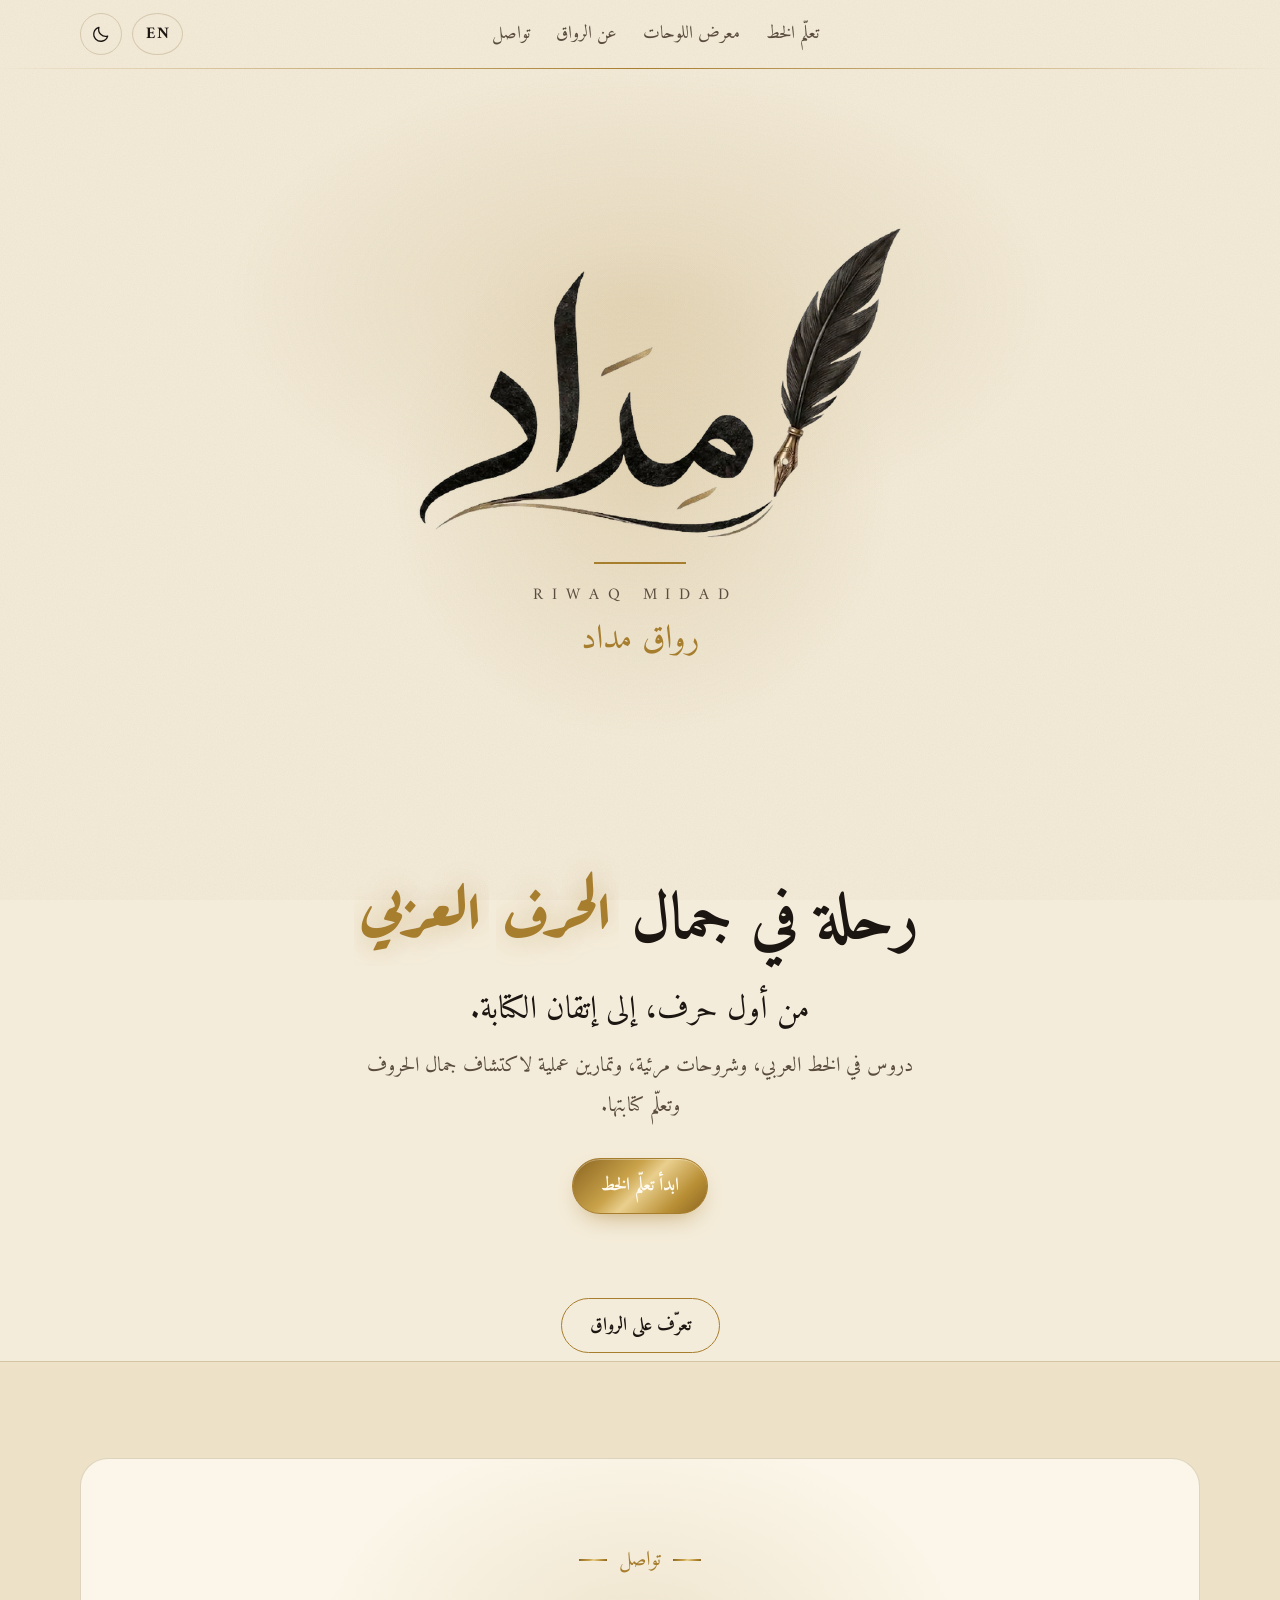
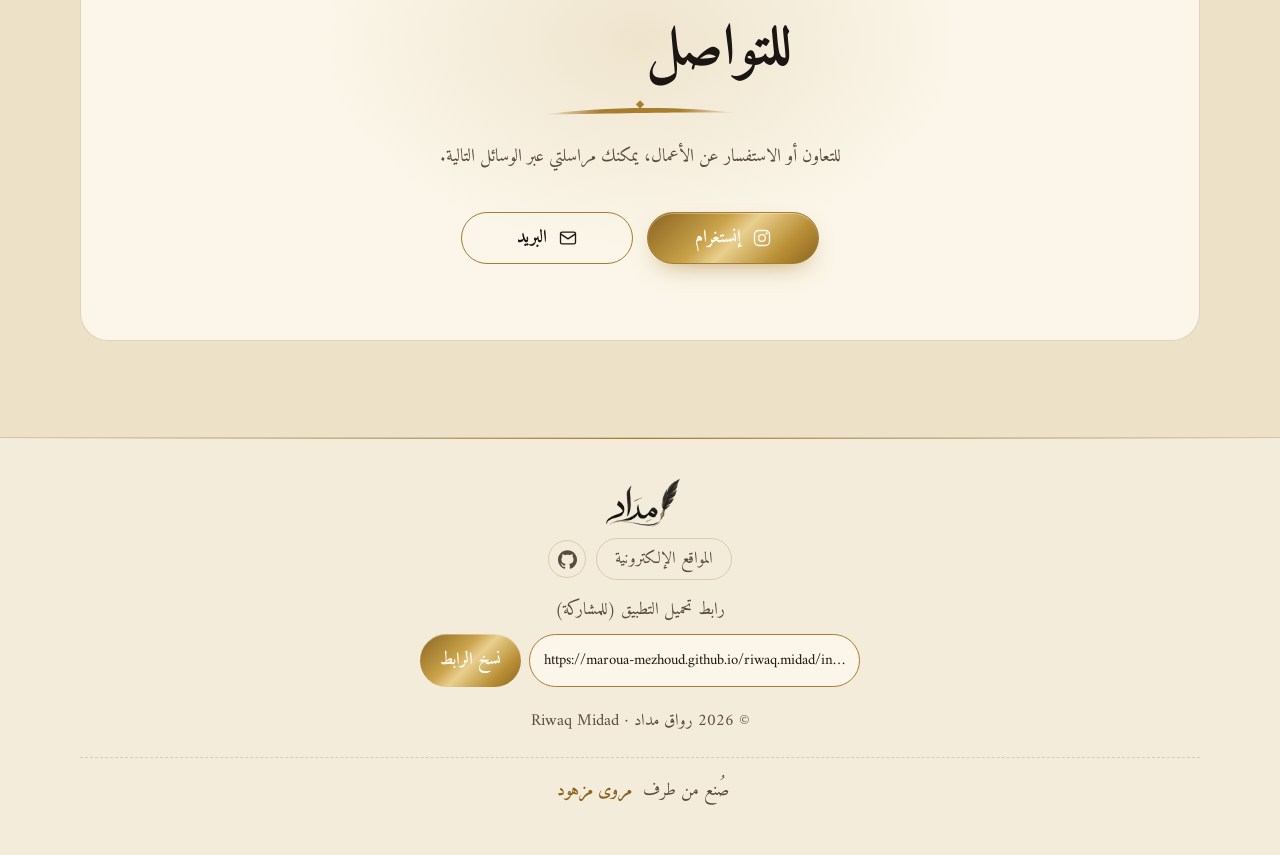
<file: index.html>
<!doctype html>
<html lang="ar" dir="rtl" data-theme="light">
<head>
<meta charset="utf-8">
<meta name="viewport" content="width=device-width, initial-scale=1">
<title>رواق مداد | تعلّم الخط العربي</title>
<meta name="description" content="رواق مداد: دروس في الخط العربي، وأوراق تمرين، وشروحات مرئية لتعلّم الحروف من أولها إلى إتقان كتابتها، إلى جانب لوحات بخط اليد." id="meta-desc">
<meta name="theme-color" content="#f4ecda" id="theme-color">
<meta property="og:type" content="website">
<meta property="og:title" content="رواق مداد | Riwaq Midad">
<meta property="og:description" content="رحلة في جمال الحرف العربي: دروس وأوراق تمرين وشروحات لتعلّم الخط.">
<link rel="canonical" href="https://maroua-mezhoud.github.io/riwaq.midad/">
<meta name="robots" content="index,follow,max-image-preview:large">
<meta property="og:site_name" content="رواق مداد">
<meta property="og:locale" content="ar_AR">
<meta property="og:url" content="https://maroua-mezhoud.github.io/riwaq.midad/">
<meta property="og:image" content="https://maroua-mezhoud.github.io/riwaq.midad/assets/og-image.jpg">
<meta property="og:image:width" content="1200">
<meta property="og:image:height" content="1200">
<meta name="twitter:card" content="summary_large_image">
<script type="application/ld+json">
{"@context":"https://schema.org","@type":"WebSite","name":"رواق مداد","alternateName":"Riwaq Midad","url":"https://maroua-mezhoud.github.io/riwaq.midad/","image":"https://maroua-mezhoud.github.io/riwaq.midad/assets/og-image.jpg",
"description":"دروس في الخط العربي وأوراق تمرين وشروحات مرئية لتعلّم الحروف، إلى جانب لوحات بخط اليد.","inLanguage":"ar",
"sameAs":["https://www.instagram.com/riwaq.midad/","https://github.com/Maroua-Mezhoud/riwaq.midad"]}
</script>
<link rel="icon" href="assets/favicon.png?v=2" type="image/png">
<link rel="apple-touch-icon" href="icons/apple-touch-icon.png?v=2">
<link rel="manifest" href="manifest.webmanifest">
<meta name="mobile-web-app-capable" content="yes">
<meta name="apple-mobile-web-app-capable" content="yes">
<meta name="apple-mobile-web-app-title" content="رواق مداد">
<meta name="apple-mobile-web-app-status-bar-style" content="default">
<link rel="preconnect" href="https://fonts.googleapis.com">
<link rel="preconnect" href="https://fonts.gstatic.com" crossorigin>
<link href="https://fonts.googleapis.com/css2?family=Aref+Ruqaa:wght@700&display=swap" rel="stylesheet">
<link rel="stylesheet" href="style.css?v=6">

<script>
/* تطبيق الوضع واللغة المحفوظين قبل الرسم لتفادي الوميض */
(function(){
  var r=document.documentElement, t=null, l=null;
  try{ t=localStorage.getItem('midad-theme'); l=localStorage.getItem('midad-lang'); }catch(e){}
  if(!t){ t=(window.matchMedia && matchMedia('(prefers-color-scheme: dark)').matches)?'dark':'light'; }
  r.setAttribute('data-theme', t);
  if(l==='en'){ r.lang='en'; r.dir='ltr'; }
})();
</script>
</head>
<body>
<a class="skip" href="#top" id="skip" data-i18n="skip">انتقل إلى المحتوى</a>
<div class="progress" id="progress" aria-hidden="true"></div>

<!-- ============ الرأس ============ -->
<header class="nav">
  <div class="wrap">
    <a href="#top" class="brand" aria-label="رواق مداد">
      <img class="b-light" src="assets/wordmark-light.webp" alt="رواق مداد" width="72" height="42">
      <img class="b-dark" src="assets/wordmark-dark.webp" alt="" width="72" height="42">
    </a>
    <nav class="links" id="links" aria-label="التنقل الرئيسي">
      <a href="#learn" data-i18n="n_learn">تعلّم الخط</a>
      <a href="#calligraphy" data-i18n="n_cal">معرض اللوحات</a>
      <a href="#about" data-i18n="n_about">عن الرواق</a>
      <a href="#contact" data-i18n="n_contact">تواصل</a>
    </nav>
    <div class="nav-actions">
      <button class="icon-btn lang-btn" id="lang-toggle" type="button" aria-label="English" title="English">EN</button>
      <button class="icon-btn" id="theme-toggle" type="button" aria-label="تبديل الوضع الليلي والنهاري" title="تبديل الوضع">
        <svg class="moon" viewBox="0 0 24 24"><path d="M20 14.5A8.5 8.5 0 0 1 9.5 4 8.5 8.5 0 1 0 20 14.5z"/></svg>
        <svg class="sun" viewBox="0 0 24 24"><circle cx="12" cy="12" r="4"/><path d="M12 2v2M12 20v2M4.9 4.9l1.4 1.4M17.7 17.7l1.4 1.4M2 12h2M20 12h2M4.9 19.1l1.4-1.4M17.7 6.3l1.4-1.4"/></svg>
      </button>
      <button class="icon-btn menu-btn" id="menu-btn" type="button" aria-label="القائمة" aria-expanded="false">
        <svg viewBox="0 0 24 24"><path d="M4 7h16M4 12h16M4 17h16"/></svg>
      </button>
    </div>
  </div>
</header>

<main id="top">

<!-- ============ البطل ============ -->
<section class="hero home">
  <div class="wrap">
    <div class="hero-intro">
    <div class="hero-logo">
      <img class="l-light" src="assets/wordmark-light.webp" alt="شعار رواق مداد · Riwaq Midad" width="1000" height="582" fetchpriority="high">
      <img class="l-dark" src="assets/wordmark-dark.webp" alt="" width="1000" height="582">
    </div>
    <div class="hero-name">
      <span class="latin">RIWAQ MIDAD</span>
      <span class="ar">رواق مداد</span>
    </div>
    <button class="hero-cue" type="button" aria-hidden="true" tabindex="-1"><svg viewBox="0 0 24 24"><path d="M6 9l6 6 6-6"/></svg></button>
    </div>
    <h1 data-i18n="h1">رحلة في جمال <span class="ruq">الحرف العربي</span></h1>
    <p class="hero-tag" data-i18n="tag">من أول حرف، إلى إتقان الكتابة.</p>
    <p class="lead after" data-i18n="lead">دروس في الخط العربي، وشروحات مرئية، وتمارين عملية لاكتشاف جمال الحروف وتعلّم كتابتها.</p>
    <div class="cta after">
      <a class="btn btn-primary" href="#learn" data-i18n="cta1">ابدأ تعلّم الخط</a>
    </div>
  </div>
</section>

<!-- ============ calligraphy ============ -->
<section class="block page" id="calligraphy">
  <div class="wrap">
    <div class="page-bar"><a class="back" href="#top"><svg viewBox="0 0 24 24"><path d="M9 6l6 6-6 6"/></svg><span data-i18n="back">رجوع</span></a><nav class="crumb" aria-label="breadcrumb"><span data-i18n="n_cal">معرض اللوحات</span></nav></div>
    <div class="section-head reveal in">
      <span class="eyebrow" data-i18n="cal_e">أعمالي</span>
      <h2 data-i18n="cal_h2">معرض <span class="ruq">لوحاتي</span></h2>
    </div>
    <div class="group-grid" id="grid-calligraphy"></div>
    <div class="more-wrap"><button class="btn btn-ghost" id="more-calligraphy" type="button" hidden></button></div>
  </div>
</section>

<!-- ============ websites ============ -->
<section class="block page" id="websites">
  <div class="wrap">
    <div class="page-bar"><a class="back" href="#top"><svg viewBox="0 0 24 24"><path d="M9 6l6 6-6 6"/></svg><span data-i18n="back">رجوع</span></a><nav class="crumb" aria-label="breadcrumb"><span data-i18n="n_web">المواقع الإلكترونية</span></nav></div>
    <div class="section-head reveal in">
      <span class="eyebrow" data-i18n="web_e">ما صنعتُه</span>
      <h2 data-i18n="web_h2">المواقع <span class="ruq">الإلكترونية</span></h2>
    </div>
    <div class="group-grid" id="grid-web"></div>
    <div class="more-wrap"><button class="btn btn-ghost" id="more-web" type="button" hidden></button></div>
    <div id="featured"></div>
  </div>
</section>

<!-- ============ زر الانتقال إلى «عن الرواق» ============ -->
<section class="block home about-link">
  <div class="wrap">
    <div class="cta reveal"><a class="btn btn-ghost" href="#about" data-i18n="ab_btn">تعرّف على الرواق</a></div>
  </div>
</section>

<!-- ============ عن الرواق ============ -->
<section class="block page" id="about">
  <div class="wrap">
    <div class="page-bar"><a class="back" href="#top"><svg viewBox="0 0 24 24"><path d="M9 6l6 6-6 6"/></svg><span data-i18n="back">رجوع</span></a><nav class="crumb" aria-label="breadcrumb"><span data-i18n="n_about">عن الرواق</span></nav></div>
    <div class="about">
    <div class="pic reveal in">
      <img class="p-light" src="assets/wordmark-light.webp" alt="رواق مداد" width="1000" height="582" loading="lazy">
      <img class="p-dark" src="assets/wordmark-dark.webp" alt="" width="1000" height="582" loading="lazy">
    </div>
    <div class="reveal in">
      <span class="eyebrow" data-i18n="a_eyebrow">عن الرواق</span>
      <h2 data-i18n="a_h2">رواق <span class="ruq">مداد</span></h2>
      <p data-i18n="a_p1">«مداد» هو الحبر الذي تُكتب به الحروف، و«الرواق» مساحة هادئة تُعرض فيها.</p>
      <p data-i18n="a_p2">هنا، نفتح أبواب الخط العربي لمن يرغب في تعلّمه، ونرافق الحروف من بداياتها الأولى إلى جماليات تكوينها وإتقانها. مساحةٌ للمعرفة والممارسة، حيث تلتقي الدروس التعليمية بالشروحات المرئية، وتُتاح فرصة اكتشاف الخط العربي باللغة العربية والإنجليزية.</p>
      <p data-i18n="a_p3">كما يحتضن الرواق أعمالًا خطية وتجارب فنية، احتفاءً بجمال الحرف العربي وما يحمله من إمكانات إبداعية لا تنتهي.</p>
      <p data-i18n="a_p4">أهلًا بك في رواق مداد، حيث يبدأ الحرف رحلته.</p>
    </div>
    </div>
  </div>
</section>

<!-- ============ قسم تعلّم الخط ============ -->
<section class="block page" id="learn">
  <div class="wrap">
    <div class="page-bar"><a class="back" href="#top"><svg viewBox="0 0 24 24"><path d="M9 6l6 6-6 6"/></svg><span data-i18n="back">رجوع</span></a><nav class="crumb" aria-label="breadcrumb"><span data-i18n="n_learn">تعلّم الخط</span></nav></div>
    <div class="section-head reveal in">
      <span class="eyebrow" data-i18n="lr_eyebrow">تعلّم الخط العربي</span>
      <h2 data-i18n="hub_h2">ابدأ <span class="ruq">رحلتك</span> مع الخط</h2>
      <p data-i18n="hub_p">ثلاث خطوات مرتّبة: تعرّف على القلم، ثم تعلّم مسكته، ثم انتقل إلى الحروف.</p>
    </div>
    <div class="pen-hub">
      <a class="card hub-card pen-card reveal in" href="#learn-pen">
        <img src="assets/learn/qalam-nib.webp" alt="" width="480" height="1536" loading="lazy">
        <div>
          <h3 data-i18n="pen_c_t">تعرّف على القلم</h3>
          <p data-i18n="pen_c_p">درس تمهيدي قبل الحروف: أجزاء قلم الخط وأسماؤها.</p>
          <span class="open" data-i18n="hb_open">افتح القسم</span>
        </div>
      </a>
      <a class="card hub-card pen-card reveal in" href="#learn-basics">
        <span class="grip-ico" aria-hidden="true"><svg viewBox="0 0 48 48"><path d="M10 14h28M10 24h28M10 34h18"/></svg></span>
        <div>
          <h3 data-i18n="bs_c_t">الأساسيات</h3>
          <p data-i18n="bs_c_p">درسان قبل الحروف: مسكة القلم، ثم النقطة.</p>
          <span class="open" data-i18n="hb_open">افتح القسم</span>
        </div>
      </a>
      <a class="card hub-card pen-card reveal in" href="#learn-letters">
        <span class="grip-ico letters-ico" aria-hidden="true">أب</span>
        <div>
          <h3 data-i18n="lt_c_t">تعلّم الحروف</h3>
          <p data-i18n="lt_c_p">بعد القلم والأساسيات: اختر حرفًا لتبدأ بتعلّمه.</p>
          <span class="open" data-i18n="hb_open">افتح القسم</span>
        </div>
      </a>
    </div>
  </div>
</section>

<section class="block page" id="learn-letters">
  <div class="wrap">
    <div class="page-bar"><a class="back" href="#learn"><svg viewBox="0 0 24 24"><path d="M9 6l6 6-6 6"/></svg><span data-i18n="back">رجوع</span></a><nav class="crumb" aria-label="breadcrumb"><a href="#learn" data-i18n="n_learn">تعلّم الخط</a><i></i><span data-i18n="lt_n">تعلّم الحروف</span></nav></div>
    <div class="section-head reveal in">
      <span class="eyebrow" data-i18n="lr_eyebrow">تعلّم الخط العربي</span>
      <h2 data-i18n="sc_h2">اختر <span class="ruq">الخط</span> لتبدأ</h2>
      <p data-i18n="sc_p">نبدأ بخط النسخ، وسيُضاف الديواني والثلث قريبًا.</p>
    </div>
    <div class="pen-hub script-hub">
      <a class="card hub-card pen-card reveal in" href="#learn-naskh">
        <div>
          <h3 data-i18n="sc_naskh_t">خط النسخ</h3>
          <p data-i18n="sc_naskh_p">أوضح الخطوط العربية وأسهلها قراءة، وهو أساس التعلّم.</p>
          <span class="open" data-i18n="hb_open">افتح القسم</span>
        </div>
      </a>
      <div class="card hub-card pen-card soon-card reveal in" aria-disabled="true">
        <div>
          <h3 data-i18n="sc_diwani_t">الخط الديواني</h3>
          <p data-i18n="sc_diwani_p">خط منحنٍ متداخل الحروف، عُرف في دواوين الدولة العثمانية.</p>
          <span class="soon-tag" data-i18n="sc_soon">قريبًا</span>
        </div>
      </div>
      <div class="card hub-card pen-card soon-card reveal in" aria-disabled="true">
        <div>
          <h3 data-i18n="sc_thuluth_t">خط الثلث</h3>
          <p data-i18n="sc_thuluth_p">سيّد الخطوط وأجملها، يُكتب به الزخرف في المساجد والمصاحف.</p>
          <span class="soon-tag" data-i18n="sc_soon">قريبًا</span>
        </div>
      </div>
    </div>
  </div>
</section>

<section class="block page" id="learn-naskh">
  <div class="wrap">
    <div class="page-bar"><a class="back" href="#learn-letters"><svg viewBox="0 0 24 24"><path d="M9 6l6 6-6 6"/></svg><span data-i18n="back">رجوع</span></a><nav class="crumb" aria-label="breadcrumb"><a href="#learn" data-i18n="n_learn">تعلّم الخط</a><i></i><a href="#learn-letters" data-i18n="lt_n">تعلّم الحروف</a><i></i><span data-i18n="sc_naskh">خط النسخ</span></nav></div>
    <div class="section-head reveal in">
      <span class="eyebrow" data-i18n="lr_eyebrow">تعلّم الخط العربي</span>
      <h2 data-i18n="lr_h2">اختر <span class="ruq">حرفًا</span> لتبدأ</h2>
      <p data-i18n="lr_p">نبدأ بالألف والباء والحاء، وستُضاف بقية الحروف تباعًا.</p>
    </div>
    <div class="letter-grid" id="learn-grid"></div>
  </div>
</section>

<section class="block page" id="learn-pen">
  <div class="wrap">
    <div class="page-bar"><a class="back" href="#learn"><svg viewBox="0 0 24 24"><path d="M9 6l6 6-6 6"/></svg><span data-i18n="back">رجوع</span></a><nav class="crumb" aria-label="breadcrumb"><a href="#learn" data-i18n="n_learn">تعلّم الخط</a><i></i><span data-i18n="pen_n">القلم</span></nav></div>
    <div class="section-head reveal in">
      <span class="eyebrow" data-i18n="pen_e">تعلّم الخط العربي</span>
      <h2 data-i18n="pen_h">تعرّف على <span class="ruq">القلم</span></h2>
      <p data-i18n="pen_p">قبل أن تكتب أول حرف، تعرّف على قلمك وعلى أجزاء رأسه، فبه تُصنع كل الخطوط.</p>
    </div>
    <figure class="pen-fig reveal in">
      <svg viewBox="0 -170 1200 1706" role="img" aria-labelledby="pen-svg-t" xmlns="http://www.w3.org/2000/svg">
        <title id="pen-svg-t" data-i18n="pen_alt">أجزاء رأس قلم الخط</title>
        <image href="assets/learn/qalam-nib.webp" x="360" y="0" width="480" height="1536"/>
        <g class="pl">
          <circle cx="518" cy="24" r="9"/><path d="M345 24H509"/>
          <circle cx="603" cy="48" r="9"/><path d="M611 41L700 -60H850"/>
          <circle cx="683" cy="96" r="9"/><path d="M692 104L760 200H850"/>
        </g>
        <g class="pt">
          <text x="330" y="44" text-anchor="end" data-i18n="pen_p1">السن الوحشي</text>
          <text x="866" y="-40" text-anchor="start" data-i18n="pen_p2">القَطّ</text>
          <text x="866" y="220" text-anchor="start" data-i18n="pen_p3">السن الإنسي</text>
        </g>
      </svg>
    </figure>
    <div class="hub pen-defs">
      <article class="card reveal in"><h3 data-i18n="pen_p2">القَطّ</h3><p data-i18n="pen_d2">قطعٌ مائل في رأس القلم، وعرضه يحدّد غلظ الخط.</p></article>
      <article class="card reveal in"><h3 data-i18n="pen_p1">السن الوحشي</h3><p data-i18n="pen_d1">الزاوية العليا من رأس القلم المائل.</p></article>
      <article class="card reveal in"><h3 data-i18n="pen_p3">السن الإنسي</h3><p data-i18n="pen_d3">الزاوية السفلى من رأس القلم المائل.</p></article>
    </div>
    <div class="pdf-actions pdf-next"><a class="btn btn-primary" href="#learn-basics" data-i18n="pen_next">تابع إلى الأساسيات</a></div>
  </div>
</section>

<section class="block page" id="learn-basics">
  <div class="wrap">
    <div class="page-bar"><a class="back" href="#learn"><svg viewBox="0 0 24 24"><path d="M9 6l6 6-6 6"/></svg><span data-i18n="back">رجوع</span></a><nav class="crumb" aria-label="breadcrumb"><a href="#learn" data-i18n="n_learn">تعلّم الخط</a><i></i><span data-i18n="bs_n">الأساسيات</span></nav></div>
    <div class="section-head reveal in">
      <span class="eyebrow" data-i18n="lr_eyebrow">تعلّم الخط العربي</span>
      <h2 data-i18n="bs_h2"><span class="ruq">الأساسيات</span></h2>
      <p data-i18n="bs_p">خطوتان قبل الحروف: كيف تمسك القلم، ثم كيف تصنع النقطة.</p>
    </div>
    <div class="pen-hub">
      <a class="card hub-card pen-card reveal in" href="#learn-grip">
        <span class="grip-ico" aria-hidden="true"><svg viewBox="0 0 48 48"><path d="M10 38l4-11L33 8l7 7-19 19z"/><path d="M28 13l7 7M10 38l5-1"/></svg></span>
        <div>
          <h3 data-i18n="grip_c_t">مسكة القلم</h3>
          <p data-i18n="grip_c_p2">كيف تمسك قلم الخط قبل أن تكتب أي حرف.</p>
          <span class="open" data-i18n="hb_open">افتح القسم</span>
        </div>
      </a>
      <a class="card hub-card pen-card reveal in" href="#learn-dot">
        <span class="grip-ico" aria-hidden="true"><svg viewBox="0 0 48 48"><path d="M24 7l13 17-13 17-13-17z"/></svg></span>
        <div>
          <h3 data-i18n="dot_c_t">النقطة</h3>
          <p data-i18n="dot_c_p">وحدة القياس في الخط: كيف تصنعها وبها تُقاس الحروف.</p>
          <span class="open" data-i18n="hb_open">افتح القسم</span>
        </div>
      </a>
    </div>
  </div>
</section>

<section class="block page" id="learn-grip">
  <div class="wrap">
    <div class="page-bar"><a class="back" href="#learn-basics"><svg viewBox="0 0 24 24"><path d="M9 6l6 6-6 6"/></svg><span data-i18n="back">رجوع</span></a><nav class="crumb" aria-label="breadcrumb"><a href="#learn" data-i18n="n_learn">تعلّم الخط</a><i></i><a href="#learn-basics" data-i18n="bs_n">الأساسيات</a><i></i><span data-i18n="grip_n">مسكة القلم</span></nav></div>
    <div class="section-head reveal in">
      <span class="eyebrow" data-i18n="grip_e">تعلّم الخط العربي</span>
      <h2 data-i18n="grip_h">مسكة <span class="ruq">القلم</span></h2>
      <p data-i18n="grip_p">قبل الحروف والأوراق، تعلّم كيف تمسك القلم. فهذه أول خطوة في الخط، وعليها يقوم كل ما بعدها.</p>
    </div>
    <aside class="grip-note reveal in" role="note">
      <em class="core-badge" data-i18n="core_b">من الأساسيات</em>
      <p data-i18n="grip_note"><strong>مسكة القلم من أساسيات تعلّم الخط العربي</strong> التي لا يصح تجاوزها. كثير من الطلبة يبدؤون بالحروف دون أن يعرفوا كيف يمسكون القلم، فتتعب أيديهم ويضطرب خطهم. أتقن المسكة أولًا، تسهل عليك الحروف بعدها.</p>
    </aside>
    <div class="hub grip-defs">
      <article class="card reveal in"><h3 data-i18n="g1_t">الأصابع الثلاثة</h3><p data-i18n="g1_p">يُمسك القلم بثلاثة أصابع: الإبهام والسبابة تضغطان عليه برفق من الجانبين، والوسطى تسنده من الأسفل. أما البنصر والخنصر فيبقيان مسترخيين.</p></article>
      <article class="card reveal in"><h3 data-i18n="g2_t">موضع الإمساك</h3><p data-i18n="g2_p">أمسك القلم قريبًا من رأسه، على بعد ثلاثة سنتيمترات تقريبًا من السن. إن أبعدته كثيرًا ضعف تحكّمك، وإن قرّبته كثيرًا حجبت أصابعك السن عن نظرك.</p></article>
      <article class="card reveal in"><h3 data-i18n="g3_t">قوة المسكة</h3><p data-i18n="g3_p">اجعلها ثابتة وخفيفة. إن شددت القلم بقوة تعبت يدك وارتجف الخط، وإن أرخيته أكثر من اللازم أفلت منك. اشعر أنك تقوده ولا تعصره.</p></article>
      <article class="card reveal in"><h3 data-i18n="g4_t">ثبات زاوية السن</h3><p data-i18n="g4_p">يبقى القَطّ مستويًا على الورقة بكامل عرضه، ولا تُدِر القلم بين أصابعك أثناء الكتابة؛ فتغيّر الزاوية يغيّر غلظ الخط. تذكّر من <a class="inl" href="#learn-pen">درس القلم</a> أن عرض القَطّ هو ما يحدّد الغلظ.</p></article>
      <article class="card reveal in"><h3 data-i18n="g5_t">حركة اليد</h3><p data-i18n="g5_p">لا تضغط على الورقة، ودع القلم ينساب بحركة هادئة من المعصم واليد، ودع الحبر يخرج من السن بنفسه.</p></article>
      <article class="card reveal in"><h3 data-i18n="g6_t">أخطاء شائعة</h3><p data-i18n="g6_p">شدّ القلم بقوة، وإمساكه من بعيد جدًا، وتدويره أثناء الكتابة، والضغط على الورقة، وثني المعصم بشدة. إن لاحظت أن يدك تتعب بسرعة فراجع مسكتك.</p></article>
    </div>
    <p class="grip-tip reveal in" data-i18n="grip_tip">تدرّب قبل كل جلسة: امسك القلم وارسم خطوطًا مستقيمة على ورقة بضع دقائق، ثم انتقل إلى الحروف.</p>
    <div class="pdf-actions pdf-next"><a class="btn btn-primary" href="#learn-dot" data-i18n="grip_next_dot">الدرس التالي: النقطة</a></div>
  </div>
</section>

<section class="block page" id="learn-dot">
  <div class="wrap">
    <div class="page-bar"><a class="back" href="#learn-basics"><svg viewBox="0 0 24 24"><path d="M9 6l6 6-6 6"/></svg><span data-i18n="back">رجوع</span></a><nav class="crumb" aria-label="breadcrumb"><a href="#learn" data-i18n="n_learn">تعلّم الخط</a><i></i><a href="#learn-basics" data-i18n="bs_n">الأساسيات</a><i></i><span data-i18n="dot_n">النقطة</span></nav></div>
    <div class="section-head reveal in">
      <span class="eyebrow" data-i18n="dot_e">تعلّم الخط العربي</span>
      <h2 data-i18n="dot_h">تعرّف على <span class="ruq">النقطة</span></h2>
      <p data-i18n="dot_p">النقطة أول ما يُرسم بالقلم، وهي المقياس الذي تُبنى عليه الحروف كلها.</p>
    </div>
    <figure class="pen-fig dot-fig reveal in">
      <svg viewBox="0 0 1200 570" role="img" aria-labelledby="dot-svg-t" xmlns="http://www.w3.org/2000/svg">
        <title id="dot-svg-t" data-i18n="dot_alt">النقطة: معيّن عرضه عرض القَطّ</title>
        <path class="dot-shape" d="M600 40L780 240 600 440 420 240z"/>
        <g class="pl"><path d="M420 490H780"/><path d="M420 475V505M780 475V505"/></g>
        <g class="pt"><text x="600" y="518" text-anchor="middle" data-i18n="dot_w">عرض القَطّ</text></g>
      </svg>
    </figure>
    <div class="hub grip-defs">
      <article class="card reveal in"><h3 data-i18n="dt1_t">ما هي النقطة</h3><p data-i18n="dt1_p">هي أثر القَطّ حين يُوضع على الورقة بكامل عرضه، وتظهر على شكل معيّن، أي مربع مائل.</p></article>
      <article class="card reveal in"><h3 data-i18n="dt2_t">وحدة القياس</h3><p data-i18n="dt2_p">عرض النقطة هو عرض القَطّ نفسه، وبها يُقاس ارتفاع الحرف وطوله واتساعه. لذلك تُعدّ ميزان الخط.</p></article>
      <article class="card reveal in"><h3 data-i18n="dt3_t">كيف تصنعها</h3><p data-i18n="dt3_p">ثبّت مسكتك، وضع القَطّ على الورقة بكامل عرضه، واضغط برفق ثم ارفع القلم دون أن تسحبه.</p></article>
      <article class="card reveal in"><h3 data-i18n="dt4_t">ما تراعيه</h3><p data-i18n="dt4_p">تناسق الأضلاع، وتساوي حجم النقاط، واستقامة صفّها على الخط الأساس.</p></article>
      <article class="card reveal in"><h3 data-i18n="dt5_t">تدرّب</h3><p data-i18n="dt5_p">املأ سطرًا بنقاط متتالية متساوية، ثم قارن أحجامها والمسافات بينها وأعد المحاولة.</p></article>
      <article class="card reveal in"><h3 data-i18n="dt6_t">أخطاء شائعة</h3><p data-i18n="dt6_p">الضغط الشديد فتتسع النقطة، وتدوير القلم فتتشوّه، ورفعه مع السحب فيظهر لها ذيل.</p></article>
    </div>
    <p class="grip-tip reveal in" data-i18n="dot_tip">أتقن النقطة أولًا، فكل حرف بعدها يُقاس بها.</p>
    <div class="pdf-actions pdf-next"><a class="btn btn-primary" href="#learn-letters" data-i18n="grip_next">ابدأ بالحروف</a></div>
  </div>
</section>

<section class="block page" id="learn-alif">
  <div class="wrap">
    <div class="page-bar"><a class="back" href="#learn-naskh"><svg viewBox="0 0 24 24"><path d="M9 6l6 6-6 6"/></svg><span data-i18n="back">رجوع</span></a><nav class="crumb" aria-label="breadcrumb"><a href="#learn" data-i18n="n_learn">تعلّم الخط</a><i></i><a href="#learn-letters" data-i18n="lt_n">تعلّم الحروف</a><i></i><a href="#learn-naskh" data-i18n="sc_naskh">خط النسخ</a><i></i><span data-i18n="l_alif">حرف الألف</span></nav></div>
    <div class="section-head reveal in">
      <span class="eyebrow" data-i18n="l_alif_e">حرف الألف</span>
      <h2 data-i18n="l_alif_h">حرف <span class="ruq">الألف</span></h2>
      <p data-i18n="l_alif_p">اختر ما تريد أن تتعلّمه.</p>
    </div>
    <div class="hub two">
      <a class="card hub-card reveal in" href="#learn-alif-single">
        <h3 data-i18n="l_alif_s_t">الألف المفردة</h3>
        <p data-i18n="l_alif_s_p">ورقة تمرين لكتابة الحرف منفردًا، مع اتجاه الكتابة وصفوف للتتبّع.</p>
        <span class="open" data-i18n="hb_open">افتح القسم</span>
      </a>
      <a class="card hub-card reveal in" href="#learn-alif-links">
        <h3 data-i18n="l_alif_l_t">اتصالات الألف</h3>
        <p data-i18n="l_alif_l_p">كيف يتصل الألف بكل الحروف الأخرى.</p>
        <span class="open" data-i18n="hb_open">افتح القسم</span>
      </a>
    </div>
  </div>
</section>

<section class="block page" id="learn-alif-single">
  <div class="wrap">
    <div class="page-bar"><a class="back" href="#learn-alif"><svg viewBox="0 0 24 24"><path d="M9 6l6 6-6 6"/></svg><span data-i18n="back">رجوع</span></a><nav class="crumb" aria-label="breadcrumb"><a href="#learn" data-i18n="n_learn">تعلّم الخط</a><i></i><a href="#learn-alif" data-i18n="l_alif">حرف الألف</a><i></i><span data-i18n="l_alif_s_t">الألف المفردة</span></nav></div>
    <div class="section-head reveal in">
      <span class="eyebrow" data-i18n="l_alif_s_e">تعلّم الخط العربي</span>
      <h2 data-i18n="l_alif_s_h">حرف <span class="ruq">الألف المفردة</span></h2>
      <p data-i18n="s_alif_p">تحتوي الورقة على شكل الألف ومقياسها واتجاه الكتابة، ثم صفوف للتتبّع. حمّلها واطبعها وتدرّب بالقلم.</p>
    </div>
    <div class="pdf-actions">
      <a class="btn btn-primary" href="assets/learn/alif-single.pdf" download data-i18n="pdf_dl">تحميل الملف (PDF)</a>
      <a class="btn btn-ghost" href="assets/learn/alif-single.pdf" target="_blank" rel="noopener" data-i18n="pdf_open">فتح في صفحة جديدة</a>
    </div>
    <aside class="print-note reveal in" role="note">
      <svg viewBox="0 0 24 24" aria-hidden="true"><path d="M7 9V3h10v6M7 17H4v-7h16v7h-3M7 14h10v7H7z"/></svg>
      <p data-i18n="print_note"><strong>نصيحة قبل الطباعة:</strong> اطبع الورقة على ورق كوشيه بوزن يقارب 90 غ/م²؛ فهو يمنع تسرّب الحبر ويمنح الخط حدّة ونعومة أثناء التدريب.</p>
    </aside>
    <div class="pdf-pages">
      <img src="assets/learn/alif-single-1.webp" alt="حرف الألف المفردة، الصفحة 1" width="909" height="1286" loading="lazy">
      <img src="assets/learn/alif-single-2.webp" alt="حرف الألف المفردة، الصفحة 2" width="909" height="1286" loading="lazy">
    </div>
    <div class="hub one">
      <a class="card hub-card reveal in" href="#learn-alif-single-files">
        <h3 data-i18n="l_alif_f_t">الملفات الأساسية</h3>
        <p data-i18n="l_alif_f_p">نسخ من الملفات المستعملة في رسم الحرف، للاحتفاظ بها أو لتطوير التصميم.</p>
        <span class="open" data-i18n="hb_open">افتح القسم</span>
      </a>
    </div>
  </div>
</section>

<section class="block page" id="learn-alif-single-files">
  <div class="wrap">
    <div class="page-bar"><a class="back" href="#learn-alif-single"><svg viewBox="0 0 24 24"><path d="M9 6l6 6-6 6"/></svg><span data-i18n="back">رجوع</span></a><nav class="crumb" aria-label="breadcrumb"><a href="#learn" data-i18n="n_learn">تعلّم الخط</a><i></i><a href="#learn-alif" data-i18n="l_alif">حرف الألف</a><i></i><a href="#learn-alif-single" data-i18n="l_alif_s_t">الألف المفردة</a><i></i><span data-i18n="l_alif_f_t">الملفات الأساسية</span></nav></div>
    <div class="section-head reveal in">
      <span class="eyebrow" data-i18n="l_alif_f_e">تعلّم الخط العربي</span>
      <h2 data-i18n="l_alif_f_h">الملفات <span class="ruq">الأساسية</span></h2>
      <p data-i18n="src_p">نسخ من الملفات المستعملة في رسم الحرف، للاحتفاظ بها ولمن يريد تطوير التصميم.</p>
    </div>
      <div class="src-grid">
      <article class="src-card">
        <div class="src-thumb"><img src="assets/learn/source/alif-model.jpg" alt="" loading="lazy"></div>
        <h4 data-i18n="src_1_t">نموذج حرف الألف المفردة</h4>
        <p data-i18n="src_1_p">الصورة المرجعية: شكل الألف ومقياسها بخمس نقاط واتجاه الكتابة.</p>
        <span class="src-meta"><bdi dir="ltr">JPG · 37 KB</bdi></span>
        <a class="btn btn-ghost btn-sm" href="assets/learn/source/alif-model.jpg" download data-i18n="src_dl">تحميل</a>
      </article>
      <article class="src-card">
        <div class="src-thumb"><img src="assets/learn/source/alif-colored.jpg" alt="" loading="lazy"></div>
        <h4 data-i18n="src_2_t">الألف الملوّنة مع النقاط</h4>
        <p data-i18n="src_2_p">نسخة ملوّنة من الحرف مع نقاط المقياس.</p>
        <span class="src-meta"><bdi dir="ltr">JPG · 22 KB</bdi></span>
        <a class="btn btn-ghost btn-sm" href="assets/learn/source/alif-colored.jpg" download data-i18n="src_dl">تحميل</a>
      </article>
      <article class="src-card">
        <div class="src-thumb"><img src="assets/learn/source/alif-grey-guides.png" alt="" loading="lazy"></div>
        <h4 data-i18n="src_3_t">الألف الرمادية مع النقاط</h4>
        <p data-i18n="src_3_p">الحرف ونقاط المقياس بخلفية شفافة، مناسبة لورقة التمرين.</p>
        <span class="src-meta"><bdi dir="ltr">PNG · 79 KB</bdi></span>
        <a class="btn btn-ghost btn-sm" href="assets/learn/source/alif-grey-guides.png" download data-i18n="src_dl">تحميل</a>
      </article>
      <article class="src-card">
        <div class="src-thumb"><img src="assets/learn/source/alif-grey-only.png" alt="" loading="lazy"></div>
        <h4 data-i18n="src_4_t">الألف وحدها</h4>
        <p data-i18n="src_4_p">الحرف وحده بخلفية شفافة بين خطّي الإطار.</p>
        <span class="src-meta"><bdi dir="ltr">PNG · 45 KB</bdi></span>
        <a class="btn btn-ghost btn-sm" href="assets/learn/source/alif-grey-only.png" download data-i18n="src_dl">تحميل</a>
      </article>
      <article class="src-card">
        <div class="src-thumb"><img src="assets/learn/source/alif-original-scan-thumb.webp" alt="" loading="lazy"></div>
        <h4 data-i18n="src_5_t">الورقة الأصلية (PDF)</h4>
        <p data-i18n="src_5_p">النسخة الأصلية الممسوحة للصفحة.</p>
        <span class="src-meta"><bdi dir="ltr">PDF · 859 KB</bdi></span>
        <a class="btn btn-ghost btn-sm" href="assets/learn/source/alif-original-scan.pdf" download data-i18n="src_dl">تحميل</a>
      </article>
      <article class="src-card">
        <div class="src-thumb file"><b>AF</b></div>
        <h4 data-i18n="src_6_t">ملف التصميم المفتوح (AF)</h4>
        <p data-i18n="src_6_p">ملف Affinity القابل للتعديل لتطوير التصميم.</p>
        <span class="src-meta"><bdi dir="ltr">AF · 952 KB</bdi></span>
        <a class="btn btn-ghost btn-sm" href="assets/learn/source/naskh-source.af" download data-i18n="src_dl">تحميل</a>
      </article>
      </div>
  </div>
</section>

<section class="block page" id="learn-alif-links">
  <div class="wrap">
    <div class="page-bar"><a class="back" href="#learn-alif"><svg viewBox="0 0 24 24"><path d="M9 6l6 6-6 6"/></svg><span data-i18n="back">رجوع</span></a><nav class="crumb" aria-label="breadcrumb"><a href="#learn" data-i18n="n_learn">تعلّم الخط</a><i></i><a href="#learn-alif" data-i18n="l_alif">حرف الألف</a><i></i><span data-i18n="l_alif_l_t">اتصالات الألف</span></nav></div>
    <div class="section-head reveal in">
      <span class="eyebrow" data-i18n="l_alif_l_e">تعلّم الخط العربي</span>
      <h2 data-i18n="l_alif_l_h">اتصالات <span class="ruq">الألف</span></h2>
      <p data-i18n="rule_alif">الألف من الحروف التي لا تتصل بما بعدها، وتتصل بما قبلها فقط. فيأتي بعدها كل حرف منفصلًا عنها، ويتصل بها الحرف الذي يسبقها إن كان من الحروف التي تتصل بما بعدها.</p>
    </div>
    <div class="legend"><span class="lg on" data-i18n="lg_on">متصلان</span><span class="lg off" data-i18n="lg_off">منفصلان</span></div>
    <div class="conn-grid" id="conn-alif"></div>
  </div>
</section>

<section class="block page" id="learn-baa">
  <div class="wrap">
    <div class="page-bar"><a class="back" href="#learn-naskh"><svg viewBox="0 0 24 24"><path d="M9 6l6 6-6 6"/></svg><span data-i18n="back">رجوع</span></a><nav class="crumb" aria-label="breadcrumb"><a href="#learn" data-i18n="n_learn">تعلّم الخط</a><i></i><a href="#learn-letters" data-i18n="lt_n">تعلّم الحروف</a><i></i><a href="#learn-naskh" data-i18n="sc_naskh">خط النسخ</a><i></i><span data-i18n="l_baa">حرف الباء</span></nav></div>
    <div class="section-head reveal in">
      <span class="eyebrow" data-i18n="l_baa_e">حرف الباء</span>
      <h2 data-i18n="l_baa_h">حرف <span class="ruq">الباء</span></h2>
      <p data-i18n="l_baa_p">اختر ما تريد أن تتعلّمه.</p>
    </div>
    <div class="hub two">
      <a class="card hub-card reveal in" href="#learn-baa-single">
        <h3 data-i18n="l_baa_s_t">الباء المفردة</h3>
        <p data-i18n="l_baa_s_p">ورقة تمرين لكتابة الحرف منفردًا، مع اتجاه الكتابة وصفوف للتتبّع.</p>
        <span class="open" data-i18n="hb_open">افتح القسم</span>
      </a>
      <a class="card hub-card reveal in" href="#learn-baa-links">
        <h3 data-i18n="l_baa_l_t">اتصالات الباء</h3>
        <p data-i18n="l_baa_l_p">كيف يتصل الحرف بكل الحروف الأخرى.</p>
        <span class="open" data-i18n="hb_open">افتح القسم</span>
      </a>
    </div>
  </div>
</section>

<section class="block page" id="learn-baa-single">
  <div class="wrap">
    <div class="page-bar"><a class="back" href="#learn-baa"><svg viewBox="0 0 24 24"><path d="M9 6l6 6-6 6"/></svg><span data-i18n="back">رجوع</span></a><nav class="crumb" aria-label="breadcrumb"><a href="#learn" data-i18n="n_learn">تعلّم الخط</a><i></i><a href="#learn-baa" data-i18n="l_baa">حرف الباء</a><i></i><span data-i18n="l_baa_s_t">الباء المفردة</span></nav></div>
    <div class="section-head reveal in">
      <span class="eyebrow" data-i18n="l_baa_s_e">تعلّم الخط العربي</span>
      <h2 data-i18n="l_baa_s_h">حرف <span class="ruq">الباء المفردة</span></h2>
      <p data-i18n="s_baa_p">تحتوي الورقة على شكل الباء ومقياسها واتجاه الكتابة، ثم صفوف للتتبّع. حمّلها واطبعها وتدرّب بالقلم.</p>
    </div>
    <div class="pdf-actions">
      <a class="btn btn-primary" href="assets/learn/baa-single.pdf" download data-i18n="pdf_dl">تحميل الملف (PDF)</a>
      <a class="btn btn-ghost" href="assets/learn/baa-single.pdf" target="_blank" rel="noopener" data-i18n="pdf_open">فتح في صفحة جديدة</a>
    </div>
    <aside class="print-note reveal in" role="note">
      <svg viewBox="0 0 24 24" aria-hidden="true"><path d="M7 9V3h10v6M7 17H4v-7h16v7h-3M7 14h10v7H7z"/></svg>
      <p data-i18n="print_note"><strong>نصيحة قبل الطباعة:</strong> اطبع الورقة على ورق كوشيه بوزن يقارب 90 غ/م²؛ فهو يمنع تسرّب الحبر ويمنح الخط حدّة ونعومة أثناء التدريب.</p>
    </aside>
    <div class="pdf-pages">
      <img src="assets/learn/baa-single-1.webp" alt="حرف الباء المفردة، الصفحة 1" width="909" height="1286" loading="lazy">
      <img src="assets/learn/baa-single-2.webp" alt="حرف الباء المفردة، الصفحة 2" width="909" height="1286" loading="lazy">
    </div>
    <div class="hub one">
      <a class="card hub-card reveal in" href="#learn-baa-single-files">
        <h3 data-i18n="l_alif_f_t">الملفات الأساسية</h3>
        <p data-i18n="l_alif_f_p">نسخ من الملفات المستعملة في رسم الحرف، للاحتفاظ بها أو لتطوير التصميم.</p>
        <span class="open" data-i18n="hb_open">افتح القسم</span>
      </a>
    </div>
  </div>
</section>

<section class="block page" id="learn-baa-single-files">
  <div class="wrap">
    <div class="page-bar"><a class="back" href="#learn-baa-single"><svg viewBox="0 0 24 24"><path d="M9 6l6 6-6 6"/></svg><span data-i18n="back">رجوع</span></a><nav class="crumb" aria-label="breadcrumb"><a href="#learn" data-i18n="n_learn">تعلّم الخط</a><i></i><a href="#learn-baa" data-i18n="l_baa">حرف الباء</a><i></i><a href="#learn-baa-single" data-i18n="l_baa_s_t">الباء المفردة</a><i></i><span data-i18n="l_alif_f_t">الملفات الأساسية</span></nav></div>
    <div class="section-head reveal in">
      <span class="eyebrow" data-i18n="l_alif_f_e">تعلّم الخط العربي</span>
      <h2 data-i18n="l_alif_f_h">الملفات <span class="ruq">الأساسية</span></h2>
      <p data-i18n="src_p">نسخ من الملفات المستعملة في رسم الحرف، للاحتفاظ بها ولمن يريد تطوير التصميم.</p>
    </div>
      <div class="src-grid">
      <article class="src-card">
        <div class="src-thumb"><img src="assets/learn/source/baa-model.jpg" alt="" loading="lazy"></div>
        <h4 data-i18n="b_src_1_t">نموذج حرف الباء المفردة</h4>
        <p data-i18n="b_src_1_p">الصورة المرجعية: شكل الباء ومقياسها بالنقاط واتجاه الكتابة والخط الأساس.</p>
        <span class="src-meta"><bdi dir="ltr">JPG · 48 KB</bdi></span>
        <a class="btn btn-ghost btn-sm" href="assets/learn/source/baa-model.jpg" download data-i18n="src_dl">تحميل</a>
      </article>
      <article class="src-card">
        <div class="src-thumb"><img src="assets/learn/source/baa-colored.jpg" alt="" loading="lazy"></div>
        <h4 data-i18n="b_src_2_t">الباء الملوّنة</h4>
        <p data-i18n="b_src_2_p">نسخة ملوّنة من الحرف مع اتجاه الكتابة والخط الأساس.</p>
        <span class="src-meta"><bdi dir="ltr">JPG · 35 KB</bdi></span>
        <a class="btn btn-ghost btn-sm" href="assets/learn/source/baa-colored.jpg" download data-i18n="src_dl">تحميل</a>
      </article>
      <article class="src-card">
        <div class="src-thumb"><img src="assets/learn/source/baa-grey-guides.png" alt="" loading="lazy"></div>
        <h4 data-i18n="b_src_3_t">الباء الرمادية مع النقاط</h4>
        <p data-i18n="b_src_3_p">الحرف ونقاط المقياس وخطوط الإطار بدرجات الرمادي، مناسبة لورقة التمرين.</p>
        <span class="src-meta"><bdi dir="ltr">PNG · 305 KB</bdi></span>
        <a class="btn btn-ghost btn-sm" href="assets/learn/source/baa-grey-guides.png" download data-i18n="src_dl">تحميل</a>
      </article>
      <article class="src-card">
        <div class="src-thumb"><img src="assets/learn/source/baa-grey-only.png" alt="" loading="lazy"></div>
        <h4 data-i18n="b_src_4_t">الباء وحدها</h4>
        <p data-i18n="b_src_4_p">الحرف وحده بدرجات الرمادي فوق الخط الأساس.</p>
        <span class="src-meta"><bdi dir="ltr">PNG · 149 KB</bdi></span>
        <a class="btn btn-ghost btn-sm" href="assets/learn/source/baa-grey-only.png" download data-i18n="src_dl">تحميل</a>
      </article>
      <article class="src-card">
        <div class="src-thumb"><img src="assets/learn/source/baa-original-scan-thumb.webp" alt="" loading="lazy"></div>
        <h4 data-i18n="b_src_5_t">الورقة الأصلية (PDF)</h4>
        <p data-i18n="b_src_5_p">النسخة الأصلية الممسوحة للصفحة.</p>
        <span class="src-meta"><bdi dir="ltr">PDF · 981 KB</bdi></span>
        <a class="btn btn-ghost btn-sm" href="assets/learn/source/baa-original-scan.pdf" download data-i18n="src_dl">تحميل</a>
      </article>
      <article class="src-card">
        <div class="src-thumb file"><b>AF</b></div>
        <h4 data-i18n="b_src_6_t">ملف التصميم المفتوح (AF)</h4>
        <p data-i18n="b_src_6_p">ملف Affinity القابل للتعديل لتطوير تصميم الباء.</p>
        <span class="src-meta"><bdi dir="ltr">AF · 3.4 MB</bdi></span>
        <a class="btn btn-ghost btn-sm" href="assets/learn/source/baa-source.af" download data-i18n="src_dl">تحميل</a>
      </article>
      </div>
  </div>
</section>

<section class="block page" id="learn-baa-links">
  <div class="wrap">
    <div class="page-bar"><a class="back" href="#learn-baa"><svg viewBox="0 0 24 24"><path d="M9 6l6 6-6 6"/></svg><span data-i18n="back">رجوع</span></a><nav class="crumb" aria-label="breadcrumb"><a href="#learn" data-i18n="n_learn">تعلّم الخط</a><i></i><a href="#learn-baa" data-i18n="l_baa">حرف الباء</a><i></i><span data-i18n="l_baa_l_t">اتصالات الباء</span></nav></div>
    <div class="section-head reveal in">
      <span class="eyebrow" data-i18n="l_baa_l_e">تعلّم الخط العربي</span>
      <h2 data-i18n="l_baa_l_h">اتصالات <span class="ruq">الباء</span></h2>
      <p data-i18n="rule_baa">الباء من الحروف التي تتصل بما بعدها، ويتصل بها الحرف الذي يسبقها إن كان من الحروف التي تتصل بما بعدها. أما الحروف الستة (ا د ذ ر ز و) فلا تتصل بما بعدها.</p>
    </div>
    <div class="legend"><span class="lg on" data-i18n="lg_on">متصلان</span><span class="lg off" data-i18n="lg_off">منفصلان</span></div>
    <div class="conn-grid" id="conn-baa"></div>
  </div>
</section>

<section class="block page" id="learn-hah">
  <div class="wrap">
    <div class="page-bar"><a class="back" href="#learn-naskh"><svg viewBox="0 0 24 24"><path d="M9 6l6 6-6 6"/></svg><span data-i18n="back">رجوع</span></a><nav class="crumb" aria-label="breadcrumb"><a href="#learn" data-i18n="n_learn">تعلّم الخط</a><i></i><a href="#learn-letters" data-i18n="lt_n">تعلّم الحروف</a><i></i><a href="#learn-naskh" data-i18n="sc_naskh">خط النسخ</a><i></i><span data-i18n="l_hah">حرف الحاء</span></nav></div>
    <div class="section-head reveal in">
      <span class="eyebrow" data-i18n="l_hah_e">حرف الحاء</span>
      <h2 data-i18n="l_hah_h">حرف <span class="ruq">الحاء</span></h2>
      <p data-i18n="l_hah_p">اختر ما تريد أن تتعلّمه.</p>
    </div>
    <div class="hub two">
      <a class="card hub-card reveal in" href="#learn-hah-single">
        <h3 data-i18n="l_hah_s_t">الحاء المفردة</h3>
        <p data-i18n="l_hah_s_p">ورقة تمرين لكتابة الحرف منفردًا، مع اتجاه الكتابة وصفوف للتتبّع.</p>
        <span class="open" data-i18n="hb_open">افتح القسم</span>
      </a>
      <a class="card hub-card reveal in" href="#learn-hah-links">
        <h3 data-i18n="l_hah_l_t">اتصالات الحاء</h3>
        <p data-i18n="l_hah_l_p">كيف يتصل الحرف بكل الحروف الأخرى.</p>
        <span class="open" data-i18n="hb_open">افتح القسم</span>
      </a>
    </div>
  </div>
</section>

<section class="block page" id="learn-hah-single">
  <div class="wrap">
    <div class="page-bar"><a class="back" href="#learn-hah"><svg viewBox="0 0 24 24"><path d="M9 6l6 6-6 6"/></svg><span data-i18n="back">رجوع</span></a><nav class="crumb" aria-label="breadcrumb"><a href="#learn" data-i18n="n_learn">تعلّم الخط</a><i></i><a href="#learn-hah" data-i18n="l_hah">حرف الحاء</a><i></i><span data-i18n="l_hah_s_t">الحاء المفردة</span></nav></div>
    <div class="section-head reveal in">
      <span class="eyebrow" data-i18n="l_hah_s_e">تعلّم الخط العربي</span>
      <h2 data-i18n="l_hah_s_h">حرف <span class="ruq">الحاء المفردة</span></h2>
      <p data-i18n="s_hah_p">تحتوي الورقة على شكل الحاء ومقياسها واتجاه الكتابة، ثم صفوف للتتبّع. حمّلها واطبعها وتدرّب بالقلم.</p>
    </div>
    <div class="pdf-actions">
      <a class="btn btn-primary" href="assets/learn/hah-single.pdf" download data-i18n="pdf_dl">تحميل الملف (PDF)</a>
      <a class="btn btn-ghost" href="assets/learn/hah-single.pdf" target="_blank" rel="noopener" data-i18n="pdf_open">فتح في صفحة جديدة</a>
    </div>
    <aside class="print-note reveal in" role="note">
      <svg viewBox="0 0 24 24" aria-hidden="true"><path d="M7 9V3h10v6M7 17H4v-7h16v7h-3M7 14h10v7H7z"/></svg>
      <p data-i18n="print_note"><strong>نصيحة قبل الطباعة:</strong> اطبع الورقة على ورق كوشيه بوزن يقارب 90 غ/م²؛ فهو يمنع تسرّب الحبر ويمنح الخط حدّة ونعومة أثناء التدريب.</p>
    </aside>
    <div class="pdf-pages">
      <img src="assets/learn/hah-single-1.webp" alt="حرف الحاء المفردة، الصفحة 1" width="909" height="1286" loading="lazy">
      <img src="assets/learn/hah-single-2.webp" alt="حرف الحاء المفردة، الصفحة 2" width="909" height="1286" loading="lazy">
    </div>
    <div class="hub one">
      <a class="card hub-card reveal in" href="#learn-hah-single-files">
        <h3 data-i18n="l_alif_f_t">الملفات الأساسية</h3>
        <p data-i18n="l_alif_f_p">نسخ من الملفات المستعملة في رسم الحرف، للاحتفاظ بها أو لتطوير التصميم.</p>
        <span class="open" data-i18n="hb_open">افتح القسم</span>
      </a>
    </div>
  </div>
</section>

<section class="block page" id="learn-hah-single-files">
  <div class="wrap">
    <div class="page-bar"><a class="back" href="#learn-hah-single"><svg viewBox="0 0 24 24"><path d="M9 6l6 6-6 6"/></svg><span data-i18n="back">رجوع</span></a><nav class="crumb" aria-label="breadcrumb"><a href="#learn" data-i18n="n_learn">تعلّم الخط</a><i></i><a href="#learn-hah" data-i18n="l_hah">حرف الحاء</a><i></i><a href="#learn-hah-single" data-i18n="l_hah_s_t">الحاء المفردة</a><i></i><span data-i18n="l_alif_f_t">الملفات الأساسية</span></nav></div>
    <div class="section-head reveal in">
      <span class="eyebrow" data-i18n="l_alif_f_e">تعلّم الخط العربي</span>
      <h2 data-i18n="l_alif_f_h">الملفات <span class="ruq">الأساسية</span></h2>
      <p data-i18n="src_p">نسخ من الملفات المستعملة في رسم الحرف، للاحتفاظ بها ولمن يريد تطوير التصميم.</p>
    </div>
      <div class="src-grid">
      <article class="src-card">
        <div class="src-thumb"><img src="assets/learn/source/hah-model.jpg" alt="" loading="lazy"></div>
        <h4 data-i18n="h_src_1_t">نموذج حرف الحاء المفردة</h4>
        <p data-i18n="h_src_1_p">الصورة المرجعية: شكل الحاء ومقياسها بالنقاط واتجاه الكتابة والخط الأساس.</p>
        <span class="src-meta"><bdi dir="ltr">JPG · 104 KB</bdi></span>
        <a class="btn btn-ghost btn-sm" href="assets/learn/source/hah-model.jpg" download data-i18n="src_dl">تحميل</a>
      </article>
      <article class="src-card">
        <div class="src-thumb"><img src="assets/learn/source/hah-colored-thumb.webp" alt="" loading="lazy"></div>
        <h4 data-i18n="h_src_2_t">الحاء الملوّنة</h4>
        <p data-i18n="h_src_2_p">نسخة ملوّنة من الحرف مع نقاط المقياس واتجاه الكتابة، بخلفية شفافة.</p>
        <span class="src-meta"><bdi dir="ltr">PNG · 1.1 MB</bdi></span>
        <a class="btn btn-ghost btn-sm" href="assets/learn/source/hah-colored.png" download data-i18n="src_dl">تحميل</a>
      </article>
      <article class="src-card">
        <div class="src-thumb"><img src="assets/learn/source/hah-grey-guides-thumb.webp" alt="" loading="lazy"></div>
        <h4 data-i18n="h_src_3_t">الحاء الرمادية مع النقاط</h4>
        <p data-i18n="h_src_3_p">الحرف ونقاط المقياس بدرجات الرمادي وخلفية شفافة، مناسبة لورقة التمرين.</p>
        <span class="src-meta"><bdi dir="ltr">PNG · 1.6 MB</bdi></span>
        <a class="btn btn-ghost btn-sm" href="assets/learn/source/hah-grey-guides.png" download data-i18n="src_dl">تحميل</a>
      </article>
      <article class="src-card">
        <div class="src-thumb"><img src="assets/learn/source/hah-grey-only.png" alt="" loading="lazy"></div>
        <h4 data-i18n="h_src_4_t">الحاء وحدها</h4>
        <p data-i18n="h_src_4_p">الحرف وحده بدرجات الرمادي وخلفية شفافة.</p>
        <span class="src-meta"><bdi dir="ltr">PNG · 134 KB</bdi></span>
        <a class="btn btn-ghost btn-sm" href="assets/learn/source/hah-grey-only.png" download data-i18n="src_dl">تحميل</a>
      </article>
      <article class="src-card">
        <div class="src-thumb"><img src="assets/learn/source/hah-original-scan-thumb.webp" alt="" loading="lazy"></div>
        <h4 data-i18n="h_src_5_t">الورقة الأصلية (PDF)</h4>
        <p data-i18n="h_src_5_p">النسخة الأصلية الممسوحة للصفحة.</p>
        <span class="src-meta"><bdi dir="ltr">PDF · 1 MB</bdi></span>
        <a class="btn btn-ghost btn-sm" href="assets/learn/source/hah-original-scan.pdf" download data-i18n="src_dl">تحميل</a>
      </article>
      <article class="src-card">
        <div class="src-thumb file"><b>AF</b></div>
        <h4 data-i18n="h_src_6_t">ملف التصميم المفتوح (AF)</h4>
        <p data-i18n="h_src_6_p">ملف Affinity القابل للتعديل لتطوير تصميم الحاء.</p>
        <span class="src-meta"><bdi dir="ltr">AF · 5.1 MB</bdi></span>
        <a class="btn btn-ghost btn-sm" href="assets/learn/source/hah-source.af" download data-i18n="src_dl">تحميل</a>
      </article>
      </div>
  </div>
</section>

<section class="block page" id="learn-hah-links">
  <div class="wrap">
    <div class="page-bar"><a class="back" href="#learn-hah"><svg viewBox="0 0 24 24"><path d="M9 6l6 6-6 6"/></svg><span data-i18n="back">رجوع</span></a><nav class="crumb" aria-label="breadcrumb"><a href="#learn" data-i18n="n_learn">تعلّم الخط</a><i></i><a href="#learn-hah" data-i18n="l_hah">حرف الحاء</a><i></i><span data-i18n="l_hah_l_t">اتصالات الحاء</span></nav></div>
    <div class="section-head reveal in">
      <span class="eyebrow" data-i18n="l_hah_l_e">تعلّم الخط العربي</span>
      <h2 data-i18n="l_hah_l_h">اتصالات <span class="ruq">الحاء</span></h2>
      <p data-i18n="rule_hah">الحاء من الحروف التي تتصل بما بعدها، ويتصل بها الحرف الذي يسبقها إن كان من الحروف التي تتصل بما بعدها. أما الحروف الستة (ا د ذ ر ز و) فلا تتصل بما بعدها.</p>
    </div>
    <div class="legend"><span class="lg on" data-i18n="lg_on">متصلان</span><span class="lg off" data-i18n="lg_off">منفصلان</span></div>
    <div class="conn-grid" id="conn-hah"></div>
  </div>
</section>

<!-- ============ تواصل ============ -->
<section class="block home alt" id="contact">
  <div class="wrap">
    <div class="contact reveal">
      <span class="eyebrow" data-i18n="c_eyebrow">تواصل</span>
      <h2 data-i18n="c_h2">للتواصل <span class="ruq">والتعاون</span></h2>
      <svg class="c-swash" viewBox="0 0 240 28" aria-hidden="true" focusable="false">
        <defs><linearGradient id="swg" x1="0" x2="1" y1="0" y2="0">
          <stop offset="0" stop-color="currentColor" stop-opacity="0"/><stop offset=".3" stop-color="currentColor"/><stop offset=".7" stop-color="currentColor"/><stop offset="1" stop-color="currentColor" stop-opacity="0"/>
        </linearGradient></defs>
        <path class="sw-line" d="M4 19C70 9 170 8 236 17 170 15 70 18 4 19z" fill="url(#swg)"/>
        <path class="sw-dot" d="M120 1.500l5 5-5 5-5-5z" fill="currentColor"/>
      </svg>
      <p data-i18n="c_p">للتعاون أو الاستفسار عن الأعمال، يمكنك مراسلتي عبر الوسائل التالية.</p>
      <div class="cta" id="contact-buttons"></div>
    </div>
  </div>
</section>

</main>

<footer>
  <div class="wrap">
    <a href="#top" class="brand" aria-label="رواق مداد">
      <img class="b-light" src="assets/wordmark-light.webp" alt="رواق مداد" width="86" height="50" loading="lazy">
      <img class="b-dark" src="assets/wordmark-dark.webp" alt="" width="86" height="50" loading="lazy">
    </a>
    <div class="ft-links">
      <a class="ft-link" href="#websites" data-i18n="n_web">المواقع الإلكترونية</a>
      <a class="ft-gh" href="https://github.com/Maroua-Mezhoud/riwaq.midad" target="_blank" rel="noopener" aria-label="GitHub" title="GitHub"><svg viewBox="0 0 24 24" aria-hidden="true"><path d="M12 .297c-6.63 0-12 5.373-12 12 0 5.303 3.438 9.8 8.205 11.385.6.113.82-.258.82-.577 0-.285-.01-1.04-.015-2.04-3.338.724-4.042-1.61-4.042-1.61C4.422 18.07 3.633 17.7 3.633 17.7c-1.087-.744.084-.729.084-.729 1.205.084 1.838 1.236 1.838 1.236 1.07 1.835 2.809 1.305 3.495.998.108-.776.417-1.305.76-1.605-2.665-.3-5.466-1.332-5.466-5.93 0-1.31.465-2.38 1.235-3.22-.135-.303-.54-1.523.105-3.176 0 0 1.005-.322 3.3 1.23.96-.267 1.98-.399 3-.405 1.02.006 2.04.138 3 .405 2.28-1.552 3.285-1.23 3.285-1.23.645 1.653.24 2.873.12 3.176.765.84 1.23 1.91 1.23 3.22 0 4.61-2.805 5.625-5.475 5.92.42.36.81 1.096.81 2.22 0 1.606-.015 2.896-.015 3.286 0 .315.21.69.825.57C20.565 22.092 24 17.592 24 12.297c0-6.627-5.373-12-12-12"/></svg></a>
    </div>
    <button type="button" class="pwa-install" id="pwa-install" hidden>
      <svg viewBox="0 0 24 24" aria-hidden="true"><path d="M12 3v12m0 0l-4.5-4.5M12 15l4.5-4.5M5 19h14"/></svg>
      <span data-i18n="pwa_btn">حمّل تطبيق رواق مداد</span>
    </button>
    <div class="pwa-share" id="pwa-share">
      <span class="pwa-share-lbl" data-i18n="pwa_share">رابط تحميل التطبيق (للمشاركة)</span>
      <div class="pwa-share-row">
        <input class="pwa-url" id="pwa-url" type="text" readonly dir="ltr" value="https://maroua-mezhoud.github.io/riwaq.midad/install.html" aria-label="رابط تحميل التطبيق">
        <button type="button" class="pwa-copy" id="pwa-copy" data-i18n="pwa_copy">نسخ الرابط</button>
      </div>
    </div>
    <div>© <span id="year"></span> رواق مداد · Riwaq Midad</div>
    <p class="credit"><span data-i18n="cr_pre">صُنع من طرف</span> <a id="credit-link" href="https://github.com/Maroua-Mezhoud/Maroua-Mezhoud" target="_blank" rel="noopener" data-i18n="cr_name">مروى مزهود</a></p>
  </div>
</footer>

<dialog class="pwa-dialog" id="pwa-dialog" aria-labelledby="pwa-title">
  <h2 id="pwa-title" data-i18n="pwa_t">تثبيت التطبيق</h2>
  <p data-pwa="ios" data-i18n="pwa_ios" hidden>في الآيفون والآيباد: افتح الموقع في <b>Safari</b>، اضغط زر <b>المشاركة</b> (المربع الذي يخرج منه سهم للأعلى)، ثم اختر <b>«إضافة إلى الشاشة الرئيسية»</b>.</p>
  <p data-pwa="android" data-i18n="pwa_and" hidden>اضغط على قائمة المتصفح <b>⋮</b> ثم اختر <b>«تثبيت التطبيق»</b> أو <b>«إضافة إلى الشاشة الرئيسية»</b>.</p>
  <p data-pwa="inapp" data-i18n="pwa_app" hidden>أنت تتصفح من داخل تطبيق آخر (مثل إنستغرام). اضغط على <b>⋮</b> أو <b>⋯</b> ثم اختر <b>«فتح في المتصفح»</b>، وبعدها اضغط زر التحميل من جديد.</p>
  <button type="button" class="pwa-close" data-pwa-close data-i18n="pwa_ok">حسنًا</button>
</dialog>

<script src="script.js?v=6"></script>
<script src="pwa.js?v=6"></script>
</body>
</html>
</file>
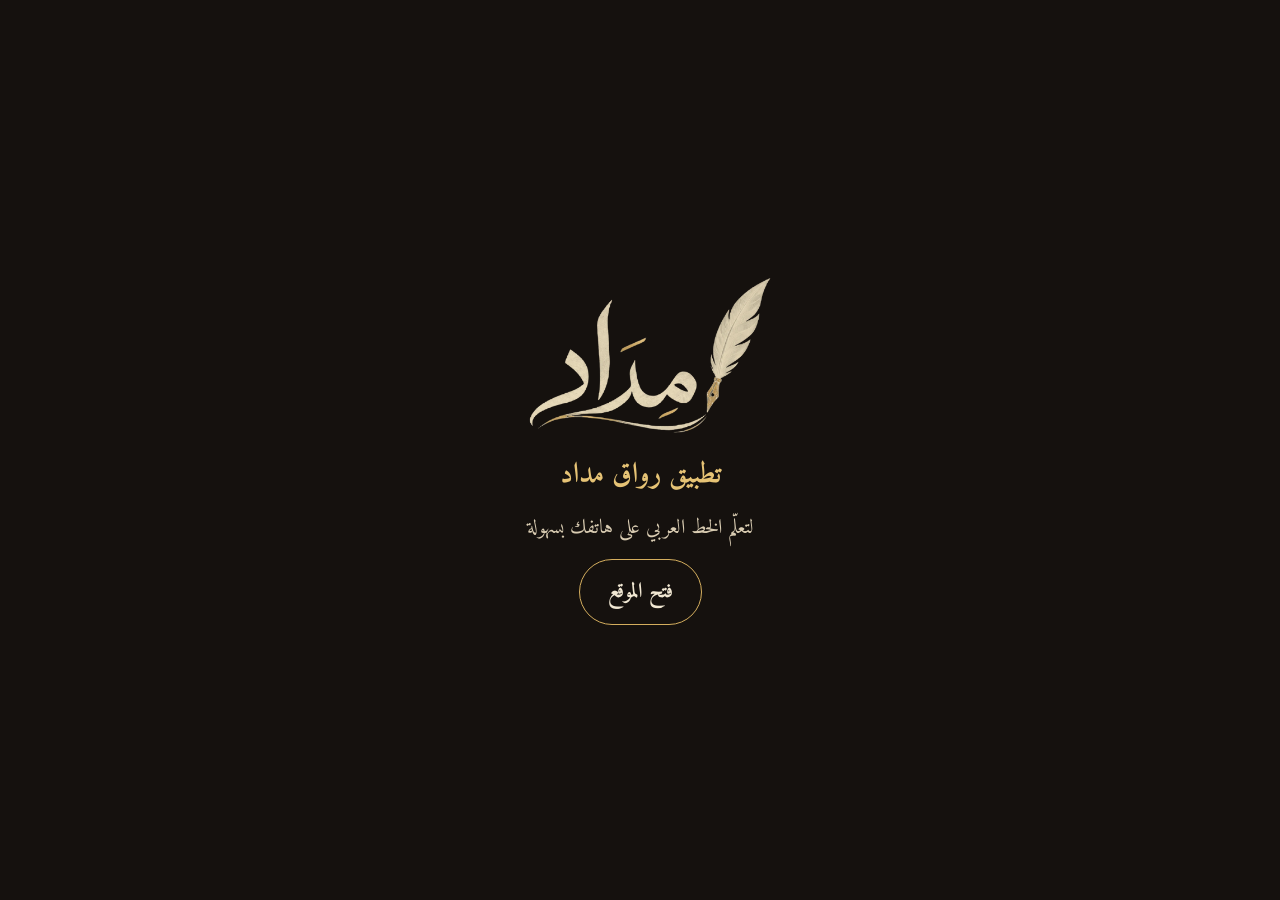
<file: install.html>
<!doctype html>
<html lang="ar" dir="rtl">
<head>
<meta charset="utf-8">
<meta name="viewport" content="width=device-width, initial-scale=1">
<title>تحميل تطبيق رواق مداد</title>
<meta name="robots" content="noindex">
<meta name="theme-color" content="#1a1511">
<link rel="icon" href="assets/favicon.png?v=2" type="image/png">
<link rel="apple-touch-icon" href="icons/apple-touch-icon.png?v=2">
<link rel="manifest" href="manifest.webmanifest">
<style>
@font-face{font-family:'Amiri';font-weight:700;src:url('assets/fonts/Amiri-Bold.woff') format('woff');font-display:swap}
@font-face{font-family:'Amiri';font-weight:400;src:url('assets/fonts/Amiri-Regular.woff') format('woff');font-display:swap}
*{box-sizing:border-box;margin:0;padding:0}
html{font-size:120%}
body{min-height:100vh;display:grid;place-items:center;padding:24px 18px;background:#15110e;color:#f1e8d3;font-family:'Amiri',serif;line-height:1.9;text-align:center}
main{width:100%;max-width:440px}
.logo{width:min(280px,72vw);height:auto;margin:0 auto 10px;display:block}
h1{font-size:1.5rem;color:#e6c375;margin-bottom:6px}
p{color:#d9ccb2;font-size:1.05rem}
.go{display:flex;align-items:center;justify-content:center;gap:12px;width:100%;margin:26px 0 14px;padding:20px 18px;border:0;border-radius:999px;cursor:pointer;
 font:700 1.6rem/1.3 'Amiri',serif;color:#17120d;background:linear-gradient(135deg,#b88f3c 0%,#e6c375 38%,#f6e4ae 52%,#d4ae5e 78%,#b88f3c 100%);
 box-shadow:0 14px 30px -12px rgba(212,174,94,.8),inset 0 1px 0 rgba(255,255,255,.4);text-decoration:none}
.go svg{width:30px;height:30px;fill:none;stroke:currentColor;stroke-width:2.2;stroke-linecap:round;stroke-linejoin:round;flex:none}
.box{margin-top:18px;padding:18px 16px;border:1px solid rgba(212,174,94,.35);border-radius:18px;background:#211b16;text-align:right}
.box h2{font-size:1.2rem;color:#e6c375;margin-bottom:6px}
.box ol{padding-inline-start:1.5em;font-size:1.1rem;color:#f1e8d3}
.box li{margin:6px 0}
.box b{color:#e6c375}
.ok{font-size:1.25rem;color:#e6c375;margin:20px 0 6px}
.open{display:inline-block;margin-top:12px;padding:12px 28px;border:1px solid #d4ae5e;border-radius:999px;color:#f1e8d3;text-decoration:none;font-weight:700;font-size:1.1rem}
[hidden]{display:none !important}
</style>
</head>
<body>
<main>
  <img class="logo" src="assets/wordmark-dark.webp" alt="رواق مداد" width="1000" height="582">
  <h1>تطبيق رواق مداد</h1>
  <p>لتعلّم الخط العربي على هاتفك بسهولة</p>

  <!-- أندرويد: تثبيت بضغطة واحدة -->
  <button class="go" id="go" type="button" hidden>
    <svg viewBox="0 0 24 24" aria-hidden="true"><path d="M12 3v12m0 0l-4.5-4.5M12 15l4.5-4.5M5 19h14"/></svg>
    <span>اضغط هنا لتحميل التطبيق</span>
  </button>

  <!-- داخل واتساب أو تطبيق آخر: افتح في كروم -->
  <div id="inapp" hidden>
    <a class="go" id="chrome" href="#"><span>افتح في المتصفح ثم حمّل</span></a>
    <div class="box"><h2>إن لم يفتح الزر</h2>
      <ol><li>اضغط على <b>⋮</b> أو <b>⋯</b> أعلى الشاشة</li><li>اختر <b>«فتح في المتصفح»</b> أو <b>«فتح في كروم»</b></li></ol></div>
  </div>

  <!-- آيفون -->
  <div class="box" id="ios" hidden>
    <h2>خطوات بسيطة في الآيفون</h2>
    <ol><li>افتح هذه الصفحة في <b>Safari</b></li><li>اضغط زر <b>المشاركة</b> (مربع يخرج منه سهم)</li><li>اختر <b>«إضافة إلى الشاشة الرئيسية»</b></li><li>اضغط <b>«إضافة»</b></li></ol>
  </div>

  <!-- أندرويد بلا نافذة تثبيت مباشرة -->
  <div class="box" id="manual" hidden>
    <h2>خطوتان فقط</h2>
    <ol><li>اضغط على <b>⋮</b> (النقاط الثلاث) أعلى المتصفح</li><li>اختر <b>«تثبيت التطبيق»</b> أو <b>«إضافة إلى الشاشة الرئيسية»</b></li></ol>
  </div>

  <!-- مثبّت بالفعل -->
  <div id="done" hidden>
    <p class="ok">التطبيق مثبّت عندك بالفعل ✔</p>
  </div>

  <a class="open" href="./">فتح الموقع</a>
</main>
<script>
(function(){
  var $=function(i){return document.getElementById(i)};
  var ua=navigator.userAgent||'';
  var standalone=(window.matchMedia&&matchMedia('(display-mode: standalone)').matches)||navigator.standalone===true;
  var isIOS=/iphone|ipad|ipod/i.test(ua)||(navigator.platform==='MacIntel'&&navigator.maxTouchPoints>1);
  var isAndroid=/android/i.test(ua);
  var inApp=/FBAN|FBAV|Instagram|TikTok|musical_ly|Snapchat|Line\/|Twitter|WhatsApp|; wv\)/i.test(ua);
  var deferred=null, got=false;
  if('serviceWorker' in navigator && /^https?:$/.test(location.protocol)){ navigator.serviceWorker.register('sw.js').catch(function(){}); }
  if(standalone){ $('done').hidden=false; return; }
  if(inApp){
    $('inapp').hidden=false;
    var u=location.href.replace(/^https?:\/\//,'');
    $('chrome').href=isAndroid?('intent://'+u+'#Intent;scheme=https;package=com.android.chrome;end'):location.href;
    return;
  }
  if(isIOS){ $('ios').hidden=false; return; }
  window.addEventListener('beforeinstallprompt',function(e){
    e.preventDefault(); deferred=e; got=true; $('manual').hidden=true; $('go').hidden=false;
  });
  window.addEventListener('appinstalled',function(){ $('go').hidden=true; $('done').hidden=false; });
  $('go').addEventListener('click',function(){
    if(!deferred) return;
    var p=deferred; deferred=null; p.prompt();
    p.userChoice.then(function(c){ if(c&&c.outcome==='accepted'){ $('go').hidden=true; $('done').hidden=false; } }).catch(function(){});
  });
  // إن لم تصل نافذة التثبيت خلال ثانيتين اعرض الخطوات اليدوية
  setTimeout(function(){ if(!got) $('manual').hidden=false; },2000);
})();
</script>
</body>
</html>
</file>
<file: style.css>
/* ==========================================================
   رواق مداد | الأنماط
   الخطوط: الأميري للعناوين، عارف رقعة للكلمات المميّزة، تجوال للنص
   ========================================================== */

@font-face{
  font-family:'Amiri';font-weight:400;font-style:normal;font-display:swap;
  src:url('assets/fonts/Amiri-Regular.woff') format('woff');
}
@font-face{
  font-family:'Amiri';font-weight:700;font-style:normal;font-display:swap;
  src:url('assets/fonts/Amiri-Bold.woff') format('woff');
}
@font-face{
  font-family:'Amiri';font-weight:400;font-style:italic;font-display:swap;
  src:url('assets/fonts/Amiri-Italic.woff') format('woff');
}

:root{
  --bg:#f4ecda;
  --bg-2:#ede2c8;
  --surface:#fbf6e9;
  --ink:#1c1612;
  --ink-soft:#5a4d3f;
  --line:rgba(120,92,40,.22);
  --gold:#a77d2e;
  --gold-strong:#8a6420;
  --on-gold:#fffaf0;
  --shadow:0 18px 40px -22px rgba(60,40,10,.35);
  --grain-op:.10;
  --glow:rgba(167,125,46,.16);
  --font-head:'Amiri','Aref Ruqaa',serif;
  --font-accent:'Aref Ruqaa','Amiri',serif;
  --font-body:'Amiri','Aref Ruqaa',serif;
  --r:18px;
}
:root[data-theme="dark"]{
  --bg:#15110e;
  --bg-2:#1d1814;
  --surface:#211b16;
  --ink:#f1e8d3;
  --ink-soft:#bfb299;
  --line:rgba(212,174,94,.22);
  --gold:#d4ae5e;
  --gold-strong:#e6c375;
  --on-gold:#17120d;
  --shadow:0 18px 40px -22px rgba(0,0,0,.8);
  --grain-op:.07;
  --glow:rgba(212,174,94,.12);
}

*{box-sizing:border-box;margin:0;padding:0}
html{scroll-behavior:smooth;scroll-padding-top:84px;font-size:112.5%}
body{
  background:var(--bg);color:var(--ink);
  font-family:var(--font-body);font-size:1rem;line-height:1.95;
  -webkit-font-smoothing:antialiased;
  transition:background .4s,color .4s;
  overflow-x:hidden;
}
/* ملمس ورق خفيف */
body::before{
  content:"";position:fixed;inset:0;pointer-events:none;z-index:0;opacity:var(--grain-op);
  background-image:url("data:image/svg+xml;utf8,<svg xmlns='http://www.w3.org/2000/svg' width='220' height='220'><filter id='n'><feTurbulence type='fractalNoise' baseFrequency='.9' numOctaves='2' stitchTiles='stitch'/><feColorMatrix values='0 0 0 0 .4  0 0 0 0 .3  0 0 0 0 .15  0 0 0 .9 0'/></filter><rect width='100%' height='100%' filter='url(%23n)'/></svg>");
}
main,header,footer,section{position:relative;z-index:1}
img{max-width:100%;display:block}
a{color:inherit;text-decoration:none}
.wrap{width:min(1120px,100% - 40px);margin-inline:auto}

h1,h2,h3{font-family:var(--font-head);font-weight:700;line-height:1.7}
.ruq{font-family:var(--font-accent);font-weight:700;color:var(--gold)}
/* في الإنجليزية: الأميري المائل بدل عارف رقعة */
html[lang="en"] .ruq{font-family:var(--font-head);font-style:italic;font-weight:400}
html[lang="en"] body{line-height:1.8}
html[lang="en"] h1,html[lang="en"] h2,html[lang="en"] h3{line-height:1.35}
html[lang="en"] .hero h1{line-height:1.25}
html[lang="en"] .hero-name .ar{font-size:1.7rem}

.eyebrow{
  display:inline-flex;align-items:center;gap:12px;color:var(--gold);
  font-family:var(--font-head);font-size:1.15rem;margin-bottom:6px
}
.eyebrow::before,.eyebrow::after{content:"";width:28px;height:1px;background:var(--gold);opacity:.7}
.section-head{text-align:center;margin-bottom:48px}
.section-head h2{font-size:clamp(2rem,4.8vw,3rem)}
.section-head p{color:var(--ink-soft);max-width:560px;margin:8px auto 0}

/* ------- الرأس ------- */
.nav{
  position:sticky;top:0;z-index:50;
  background:color-mix(in srgb,var(--bg) 84%,transparent);
  backdrop-filter:blur(14px);-webkit-backdrop-filter:blur(14px);
  border-bottom:1px solid var(--line);
}
.nav .wrap{display:flex;align-items:center;justify-content:space-between;height:68px;gap:16px}
.brand{display:flex;align-items:center;gap:10px}
.brand img{height:42px;width:auto}
.brand .b-dark{display:none}
:root[data-theme="dark"] .brand .b-light{display:none}
:root[data-theme="dark"] .brand .b-dark{display:block}
.links{display:flex;gap:26px;font-size:1rem}
.links a{color:var(--ink-soft);position:relative;padding:4px 0;transition:color .25s}
.links a::after{content:"";position:absolute;inset-inline:0;bottom:-2px;height:1px;background:var(--gold);transform:scaleX(0);transition:transform .3s}
.links a:hover{color:var(--ink)}
.links a:hover::after{transform:scaleX(1)}
.nav-actions{display:flex;align-items:center;gap:10px}
.icon-btn{
  width:42px;height:42px;border-radius:50%;border:1px solid var(--line);
  background:transparent;color:var(--ink);cursor:pointer;display:grid;place-items:center;
  transition:border-color .25s,background .25s,transform .25s;
}
.icon-btn:hover{border-color:var(--gold);background:color-mix(in srgb,var(--gold) 10%,transparent)}
.icon-btn svg{width:20px;height:20px;stroke:currentColor;fill:none;stroke-width:1.6;stroke-linecap:round;stroke-linejoin:round}
.sun{display:none}
:root[data-theme="dark"] .sun{display:block}
:root[data-theme="dark"] .moon{display:none}
.menu-btn{display:none}
.lang-btn{
  width:auto;min-width:42px;padding:0 13px;font-family:var(--font-body);
  font-size:.9rem;font-weight:700;letter-spacing:.04em;line-height:1
}

.btn{
  display:inline-flex;align-items:center;justify-content:center;gap:10px;
  padding:12px 28px;border-radius:999px;font-family:var(--font-body);font-weight:700;font-size:1.02rem;line-height:1.6;
  border:1px solid var(--gold);cursor:pointer;transition:transform .25s,background .25s,color .25s,box-shadow .25s;
}
.btn-sm{padding:7px 20px;font-size:.95rem}
.btn-primary{background:var(--gold);color:var(--on-gold)}
.btn-primary:hover{background:var(--gold-strong);transform:translateY(-2px);box-shadow:0 12px 24px -12px var(--gold)}
.btn-ghost{background:transparent;color:var(--ink)}
.btn-ghost:hover{background:color-mix(in srgb,var(--gold) 12%,transparent);transform:translateY(-2px)}
.btn svg{width:18px;height:18px;stroke:currentColor;fill:none;stroke-width:1.7;stroke-linecap:round;stroke-linejoin:round}

/* ------- البطل ------- */
.hero{padding:70px 0 84px;text-align:center;overflow:hidden}
.hero::before{ /* توهّج ذهبي ناعم خلف الشعار بدل الدوائر */
  content:"";position:absolute;z-index:-1;inset-inline:0;top:0;height:640px;
  background:radial-gradient(ellipse 46% 52% at 50% 36%,var(--glow),transparent 70%);
}
.hero-logo{position:relative;width:min(560px,88vw);margin:0 auto}
.hero-logo img{width:100%;height:auto;transition:opacity .4s}
.hero-logo .l-dark{position:absolute;inset:0;opacity:0}
:root[data-theme="dark"] .hero-logo .l-dark{opacity:1}
:root[data-theme="dark"] .hero-logo .l-light{opacity:0}
.hero-name{
  display:flex;flex-direction:column;align-items:center;gap:2px;margin:14px 0 34px
}
.hero-name::before{content:"";width:92px;height:2px;background:var(--gold);margin-bottom:14px}
.hero-name .latin{font-size:.9rem;letter-spacing:.55em;margin-inline-end:-.55em;color:var(--ink-soft);font-weight:400}
.hero-name .ar{font-family:var(--font-head);font-size:1.9rem;color:var(--gold);line-height:1.6}
.hero h1{font-size:clamp(2.1rem,5.4vw,3.6rem);line-height:1.8}
.hero-tag{font-family:var(--font-head);font-size:clamp(1.35rem,2.8vw,1.8rem);line-height:1.7;color:var(--ink);margin:2px auto 0}
html[lang="en"] .hero-tag{font-style:italic}
.hero p.lead{color:var(--ink-soft);max-width:560px;margin:8px auto 32px;font-size:1.15rem}
.cta{display:flex;gap:14px;justify-content:center;flex-wrap:wrap}

/* ------- فاصل ------- */
.divider{display:flex;align-items:center;gap:16px;color:var(--gold);opacity:.8;width:min(360px,70%);margin:0 auto}
.divider::before,.divider::after{content:"";flex:1;height:1px;background:var(--line)}
.divider i{width:9px;height:9px;border:1px solid var(--gold);transform:rotate(45deg)}

/* ------- الخدمات ------- */
section.block{padding:96px 0}
.services{display:grid;grid-template-columns:repeat(4,1fr);gap:22px}
.card{
  background:var(--surface);border:1px solid var(--line);border-radius:var(--r);
  padding:30px 26px;transition:transform .35s,border-color .35s,box-shadow .35s;
}
.card:hover{transform:translateY(-6px);border-color:var(--gold);box-shadow:var(--shadow)}
.card .ico{
  width:56px;height:56px;border-radius:50%;border:1px solid var(--gold);
  display:grid;place-items:center;color:var(--gold);margin-bottom:18px;
}
.card .ico svg{width:26px;height:26px;stroke:currentColor;fill:none;stroke-width:1.5;stroke-linecap:round;stroke-linejoin:round}
.card h3{font-size:1.55rem;margin-bottom:4px}
.card p{color:var(--ink-soft);font-size:.97rem;line-height:1.85;margin-bottom:14px}
.card ul{list-style:none;font-size:.93rem;color:var(--ink-soft)}
.card li{padding:5px 0;display:flex;gap:10px;align-items:baseline;border-top:1px dashed var(--line)}
.card li::before{content:"";width:5px;height:5px;background:var(--gold);transform:rotate(45deg);flex:none;translate:0 -3px}

/* ------- الأعمال ------- */
.alt{background:var(--bg-2);border-block:1px solid var(--line)}
.filters{display:flex;gap:10px;justify-content:center;flex-wrap:wrap;margin-bottom:34px}
.filters[hidden]{display:none}
.filter{
  font-family:var(--font-body);font-size:.97rem;padding:8px 22px;border-radius:999px;
  border:1px solid var(--line);background:transparent;color:var(--ink-soft);cursor:pointer;transition:all .25s
}
.filter:hover{border-color:var(--gold);color:var(--ink)}
.filter.active{background:var(--gold);border-color:var(--gold);color:var(--on-gold)}
.works{max-width:920px;margin-inline:auto}
/* كل قسم (لوحات / مواقع) له رأس وشبكة، وبين الأقسام مسافة وخط فاصل */
.group.hide{display:none}
.group:not(.hide) ~ .group:not(.hide){margin-top:88px;padding-top:80px;border-top:1px solid var(--line)}
.group-head{text-align:center;margin-bottom:34px}
.group-head h3{font-size:clamp(1.7rem,3.6vw,2.2rem);color:var(--gold);line-height:1.6}
.notes{list-style:none;display:flex;flex-wrap:wrap;justify-content:center;gap:10px;margin-top:12px}
.notes li{
  display:inline-flex;align-items:center;gap:10px;padding:6px 18px;border:1px solid var(--line);border-radius:999px;
  font-size:.92rem;color:var(--ink-soft);background:color-mix(in srgb,var(--surface) 60%,transparent)
}
.notes li::before{content:"";width:5px;height:5px;background:var(--gold);transform:rotate(45deg);flex:none}
.group-grid{display:flex;flex-wrap:wrap;justify-content:center;gap:24px}
.group-grid .work{flex:0 1 calc(50% - 12px);min-width:0}
.catalog{max-width:1120px;margin-inline:auto}
.catalog .group-grid .work{flex:0 1 calc(33.333% - 16px)}
.work{
  background:var(--surface);border:1px solid var(--line);border-radius:var(--r);overflow:hidden;
  display:flex;flex-direction:column;transition:transform .35s,box-shadow .35s,border-color .35s;
}
.work{transform:perspective(900px) rotateX(var(--rx,0deg)) rotateY(var(--ry,0deg));will-change:transform}
.work:hover{transform:perspective(900px) rotateX(var(--rx,0deg)) rotateY(var(--ry,0deg)) translateY(-6px);box-shadow:var(--shadow);border-color:var(--gold)}
.work.tilting{transition:transform .12s linear,box-shadow .35s,border-color .35s}
.thumb-link{display:block}
.thumb{position:relative;aspect-ratio:1.41;background:var(--bg-2);overflow:hidden;display:grid;place-items:center}
.thumb img{position:absolute;inset:0;width:100%;height:100%;transition:transform .6s}
.thumb.art img{object-fit:cover}
.work:hover .thumb img{transform:scale(1.04)}
.thumb.logo{background:#fff;border-bottom:1px solid var(--line)}
.thumb.logo img{object-fit:contain;padding:7%}
.meta{padding:20px 22px 24px;display:flex;flex-direction:column;gap:4px;flex:1}
.meta small{color:var(--gold);font-size:.85rem}
.meta h3{font-size:1.4rem}
.meta p{color:var(--ink-soft);font-size:.92rem;line-height:1.8}
.meta .visit{margin-top:auto;padding-top:12px;padding-bottom:14px}
.meta .go{color:var(--gold);font-size:.92rem;display:inline-flex;gap:8px;align-items:center}
.meta .go:hover{color:var(--gold-strong)}
.specs{list-style:none;margin-top:10px;margin-bottom:14px;font-size:.9rem;color:var(--ink-soft)}
.specs li{padding:4px 0;display:flex;gap:10px;align-items:baseline}
.specs li::before{content:"";width:5px;height:5px;background:var(--gold);transform:rotate(45deg);flex:none;translate:0 -3px}
.domain{padding-top:4px;font-size:.82rem;color:var(--ink-soft);direction:ltr;text-align:start;font-family:system-ui,sans-serif}
html[dir="rtl"] .domain{text-align:right}
.loc{
  display:inline-flex;align-items:center;gap:8px;color:var(--ink-soft);font-size:.95rem;
  border-bottom:1px dashed var(--line);padding-bottom:2px;transition:color .25s,border-color .25s
}
.loc:hover{color:var(--gold);border-color:var(--gold)}
.loc svg{width:18px;height:18px;stroke:var(--gold);fill:none;stroke-width:1.6;stroke-linecap:round;stroke-linejoin:round;flex:none}
.contact .loc{margin-top:26px}
footer .loc{margin-bottom:12px}

/* ------- خطوات العمل ------- */
.steps{display:grid;grid-template-columns:repeat(4,1fr);gap:22px;counter-reset:s}
.step{text-align:center;padding:10px 12px;position:relative}
.step::before{
  counter-increment:s;content:counter(s);
  display:grid;place-items:center;width:62px;height:62px;margin:0 auto 16px;border-radius:50%;
  border:1px solid var(--gold);color:var(--gold);font-family:var(--font-head);font-size:1.7rem;
  background:var(--bg);
}
.step:not(:last-child)::after{
  content:"";position:absolute;top:41px;inset-inline-end:-50%;width:100%;height:1px;
  background:repeating-linear-gradient(90deg,var(--line) 0 6px,transparent 6px 12px);z-index:-1
}
.step h3{font-size:1.45rem;margin-bottom:2px}
.step p{color:var(--ink-soft);font-size:.94rem;line-height:1.8}

/* ------- عن الرواق ------- */
.about{display:grid;grid-template-columns:.8fr 1.2fr;gap:56px;align-items:center}
.about .pic{position:relative;max-width:420px;width:100%;margin-inline:auto}
.about .pic img{width:100%;height:auto;border-radius:0;box-shadow:none;background:none}
.about .pic .p-dark{display:none}
:root[data-theme="dark"] .about .pic .p-dark{display:block}
:root[data-theme="dark"] .about .pic .p-light{display:none}
.about h2{font-size:clamp(2rem,4.4vw,2.8rem);margin-bottom:10px}
.about p{color:var(--ink-soft);margin-bottom:14px}
.skills{display:flex;flex-wrap:wrap;gap:10px;margin-top:18px}
.skills span{border:1px solid var(--line);border-radius:999px;padding:5px 16px;font-size:.92rem;color:var(--ink)}

/* ------- تواصل ------- */
.contact{
  text-align:center;background:var(--surface);border:1px solid var(--line);border-radius:28px;
  padding:80px 24px 76px;position:relative;overflow:hidden;isolation:isolate
}
.contact::before{ /* وهج ذهبي ناعم يتهادى خلف العنوان، كحبرٍ يتوهّج */
  content:"";position:absolute;z-index:-1;left:50%;top:-30px;width:640px;height:420px;margin-left:-320px;pointer-events:none;
  background:radial-gradient(closest-side,var(--glow),transparent);opacity:.9;animation:contact-glow 12s ease-in-out infinite alternate
}
@keyframes contact-glow{from{translate:-70px 0;scale:1}to{translate:70px 14px;scale:1.12}}
.contact > *{position:relative;z-index:1}
.contact h2{font-size:clamp(2.1rem,5vw,3.2rem);line-height:1.6;margin:4px 0 0}
.c-swash{display:block;width:200px;height:auto;margin:2px auto 18px;color:var(--gold);overflow:visible}
.contact p{color:var(--ink-soft);max-width:480px;margin:0 auto 38px;line-height:1.9}
.contact .cta{gap:14px}
.contact .cta .btn{min-width:172px;height:52px;padding:0 24px;gap:11px;font-size:1rem}
.contact .cta .btn svg{width:20px;height:20px;flex:none;stroke-width:1.6;transition:translate .35s cubic-bezier(.2,.7,.2,1),scale .35s}
.contact .cta .btn:hover svg{translate:0 -2px;scale:1.1}

/* حركة التواصل: تُكتب الكلمات كما يُكتب الحبر، ثم يُمدّ الخط، وتصل النقطة، فتظهر الأزرار */
.contact h2 .w{
  display:inline-block;padding-inline:.12em;margin-inline:-.12em;--p:0;
  -webkit-mask-image:linear-gradient(to left,#000 calc(var(--p) * 1% - 30%),transparent calc(var(--p) * 1%));
          mask-image:linear-gradient(to left,#000 calc(var(--p) * 1% - 30%),transparent calc(var(--p) * 1%))
}
html[dir="ltr"] .contact h2 .w{
  -webkit-mask-image:linear-gradient(to right,#000 calc(var(--p) * 1% - 30%),transparent calc(var(--p) * 1%));
          mask-image:linear-gradient(to right,#000 calc(var(--p) * 1% - 30%),transparent calc(var(--p) * 1%))
}
.contact.in h2 .w{animation:ink .7s cubic-bezier(.5,.05,.25,1) calc(var(--i) * .3s + .35s) both}

.contact .eyebrow::before,.contact .eyebrow::after{transform:scaleX(0);transition:transform .9s cubic-bezier(.2,.7,.2,1) .15s}
.contact .eyebrow::before{transform-origin:right}.contact .eyebrow::after{transform-origin:left}
.contact.in .eyebrow::before,.contact.in .eyebrow::after{transform:scaleX(1)}

.c-swash .sw-line{clip-path:inset(0 0 0 100%)}
.contact.in .c-swash .sw-line{animation:sw-draw 1s cubic-bezier(.5,.05,.25,1) 1.25s both}
@keyframes sw-draw{to{clip-path:inset(0 0 0 0)}}
.c-swash .sw-dot{transform-box:fill-box;transform-origin:center;scale:0;opacity:0}
.contact.in .c-swash .sw-dot{animation:sw-dot .7s cubic-bezier(.3,1.6,.5,1) 2.1s both}
@keyframes sw-dot{from{scale:0;opacity:0;translate:0 -14px}to{scale:1;opacity:1;translate:0 0}}

.contact p{opacity:0;translate:0 12px;transition:opacity .9s ease 1.7s,translate .9s cubic-bezier(.2,.7,.2,1) 1.7s}
.contact.in p{opacity:1;translate:0 0}
.contact .cta .btn{opacity:0;translate:0 16px;
  transition:transform .25s,background .25s,color .25s,box-shadow .25s,opacity .8s ease var(--bd,2s),translate .8s cubic-bezier(.2,.7,.2,1) var(--bd,2s)}
.contact .cta .btn:nth-child(1){--bd:2s}.contact .cta .btn:nth-child(2){--bd:2.15s}.contact .cta .btn:nth-child(3){--bd:2.3s}
.contact.in .cta .btn{opacity:1;translate:0 0}

@media (prefers-reduced-motion:reduce){
  .contact h2 .w{-webkit-mask:none;mask:none;animation:none !important}
  .contact::before{animation:none}
  .contact .eyebrow::before,.contact .eyebrow::after{transform:none;transition:none}
  .c-swash .sw-line{clip-path:none;animation:none !important}
  .c-swash .sw-dot{scale:1;opacity:1;animation:none !important}
  .contact p,.contact .cta .btn{opacity:1;translate:none;transition:none}
}

footer{padding:40px 0 46px;border-top:1px solid var(--line);text-align:center;color:var(--ink-soft);font-size:.92rem}
footer .brand{justify-content:center;margin-bottom:10px}
footer .brand img{height:50px}

/* ------- حركة الظهور ------- */
.reveal{opacity:0;translate:0 26px;scale:.985;transition:opacity .9s ease var(--d,0s),translate .9s cubic-bezier(.2,.7,.2,1) var(--d,0s),scale .9s cubic-bezier(.2,.7,.2,1) var(--d,0s)}
.reveal.in{opacity:1;translate:0 0;scale:1}
@media (prefers-reduced-motion:reduce){
  html{scroll-behavior:auto}
  .reveal{opacity:1;translate:none;scale:none;transition:none}
  .hero-logo,.hero::before{animation:none !important}
  *{transition-duration:.01ms !important}
}

/* ------- الاستجابة ------- */
@media (max-width:1040px){
  .nav .btn{display:none}
  .links{gap:18px}
}
@media (max-width:980px){
  .services{grid-template-columns:repeat(2,1fr)}
  .steps{grid-template-columns:repeat(2,1fr);row-gap:34px}
  .step:not(:last-child)::after{display:none}
  .about{grid-template-columns:1fr;gap:32px;text-align:center}
  .skills{justify-content:center}
}
@media (max-width:760px){
  .group-grid .work{flex-basis:100%}
  .group:not(.hide) ~ .group:not(.hide){margin-top:64px;padding-top:56px}
  .links{
    position:absolute;top:68px;inset-inline:0;background:var(--bg);flex-direction:column;gap:0;
    border-bottom:1px solid var(--line);padding:6px 20px 14px;display:none
  }
  .links.open{display:flex}
  .links a{padding:12px 0;border-bottom:1px dashed var(--line)}
  .links a::after{display:none}
  .menu-btn{display:grid}
  .nav .btn{display:none}
  section.block{padding:70px 0}
}
@media (max-width:560px){
  body{font-size:16px}
  .services,.steps{grid-template-columns:1fr}
  .hero{padding-top:36px}
  .contact{padding:60px 18px 56px}
  .contact::before{width:420px;margin-left:-210px}
  .contact .cta .btn{width:min(100%,280px)}
}


/* ==========================================================
   الحركة والأنيميشن
   ========================================================== */
.progress{position:fixed;top:0;inset-inline:0;height:3px;z-index:120;background:linear-gradient(90deg,var(--gold),var(--gold-strong));transform:scaleX(0);transform-origin:right;pointer-events:none}
html[dir="ltr"] .progress{transform-origin:left}
.nav .wrap{transition:height .35s}
.nav.scrolled .wrap{height:58px}
.nav.scrolled{box-shadow:0 10px 30px -22px rgba(0,0,0,.55)}
.nav .brand img{transition:height .35s}
.nav.scrolled .brand img{height:36px}

/* انتقال دائري عند تبديل الوضع */
::view-transition-old(root),::view-transition-new(root){animation:none;mix-blend-mode:normal}
::view-transition-new(root){animation:vt-reveal .75s cubic-bezier(.4,0,.2,1)}
@keyframes vt-reveal{from{clip-path:circle(0 at var(--vx,50%) var(--vy,0))}to{clip-path:circle(150vmax at var(--vx,50%) var(--vy,0))}}
.icon-btn svg{transition:transform .5s cubic-bezier(.3,1.4,.4,1)}
#theme-toggle:hover svg{transform:rotate(25deg) scale(1.1)}
.lang-btn:hover{transform:translateY(-2px)}

/* البطل */
.hero{isolation:isolate}
.hero::before{animation:glow 7s ease-in-out infinite}
@keyframes glow{0%,100%{opacity:1;transform:scale(1)}50%{opacity:.55;transform:scale(1.07)}}
.hero-logo{animation:float 8s ease-in-out infinite}
@keyframes float{0%,100%{translate:0 0}50%{translate:0 -12px}}
.hero-name::before{animation:grow 1.2s .4s both cubic-bezier(.2,.7,.2,1)}
@keyframes grow{from{width:0}to{width:92px}}
/* عناوين الأقسام: خط يُرسم */
.section-head h2::after{content:"";display:block;width:0;height:2px;background:linear-gradient(90deg,transparent,var(--gold),transparent);margin:6px auto 0;transition:width 1s .35s cubic-bezier(.2,.7,.2,1)}
.section-head.in h2::after{width:110px}
.eyebrow::before,.eyebrow::after{transition:width .9s .2s}
.section-head:not(.in) .eyebrow::before,.section-head:not(.in) .eyebrow::after{width:0}
.group-head h3{position:relative;display:inline-block}
.group-head h3::after{content:"";position:absolute;inset-inline:0;bottom:2px;height:1px;background:var(--gold);transform:scaleX(0);transition:transform .9s .3s cubic-bezier(.2,.7,.2,1)}
.group-head.in h3::after{transform:scaleX(1)}

/* الأزرار */
.btn{position:relative;overflow:hidden;isolation:isolate}
.btn-primary::before{
  content:"";position:absolute;inset:0;z-index:-1;
  background:linear-gradient(110deg,transparent 30%,rgba(255,255,255,.38) 50%,transparent 70%);
  translate:-130% 0;transition:translate .7s
}
.btn-primary:hover::before{translate:130% 0}
.btn:active{transform:translateY(0) scale(.97)}
.ripple{position:absolute;border-radius:50%;background:currentColor;opacity:.22;transform:scale(0);animation:rip .7s ease-out forwards;pointer-events:none}
@keyframes rip{to{transform:scale(1);opacity:0}}

/* البطاقات */
.card{transform:perspective(900px) rotateX(var(--rx,0deg)) rotateY(var(--ry,0deg));will-change:transform}
.card:hover{transform:perspective(900px) rotateX(var(--rx,0deg)) rotateY(var(--ry,0deg)) translateY(-6px)}
.card.tilting{transition:transform .12s linear,box-shadow .35s,border-color .35s}
.card .ico{transition:transform .6s cubic-bezier(.3,1.4,.4,1),background .3s,color .3s}
.card:hover .ico{transform:rotate(-8deg) scale(1.12);background:var(--gold);color:var(--on-gold)}
.card li{transition:padding .3s,color .3s}
.card:hover li{padding-inline-start:4px}
.work .thumb::after{
  content:"";position:absolute;inset:0;z-index:3;pointer-events:none;
  background:linear-gradient(115deg,transparent 38%,rgba(255,255,255,.32) 50%,transparent 62%);
  translate:-130% 0;transition:translate .9s
}
.work:hover .thumb::after{translate:130% 0}
.pills{display:flex;flex-wrap:wrap;justify-content:center;gap:10px;margin:-14px auto 56px;max-width:900px}
.pill{
  padding:6px 22px;border:1px solid var(--line);border-radius:999px;color:var(--ink-soft);font-size:1.02rem;
  transition:background .3s,color .3s,border-color .3s,transform .3s;background:color-mix(in srgb,var(--surface) 60%,transparent)
}
.pill:hover{background:var(--gold);color:var(--on-gold);border-color:var(--gold);transform:translateY(-3px)}
.group{scroll-margin-top:90px}
.catalog .meta h3{font-size:1.3rem}
.catalog .meta p{margin-bottom:12px}

/* خطوات: الخط يُرسم عند الظهور */
.step:not(:last-child)::after{transform:scaleX(0);transform-origin:right}
html[dir="ltr"] .step:not(:last-child)::after{transform-origin:left}
.step.in:not(:last-child)::after{transform:scaleX(1);transition:transform 1.1s .5s cubic-bezier(.2,.7,.2,1)}
.step::before{transition:background .35s,color .35s,transform .5s cubic-bezier(.3,1.4,.4,1)}
.step:hover::before{background:var(--gold);color:var(--on-gold);transform:scale(1.1) rotate(-6deg)}
.divider i{animation:dia 9s linear infinite}
@keyframes dia{to{transform:rotate(405deg)}}
.about .pic img{transition:transform .8s cubic-bezier(.2,.7,.2,1)}
.about .pic:hover img{transform:scale(1.04) rotate(-2deg)}
.skills span{transition:background .3s,color .3s,border-color .3s,transform .3s}
.skills span:hover{background:var(--gold);color:var(--on-gold);border-color:var(--gold);transform:translateY(-3px)}
@keyframes breathe{0%,100%{transform:scale(1)}50%{transform:scale(1.12)}}

/* ==========================================================
   الصور التوضيحية للمطبوعات (مبنية بالـ CSS)
   ========================================================== */
.mock{container-type:inline-size;background:radial-gradient(circle at 50% 45%,var(--glow),transparent 70%),var(--bg-2);border-bottom:1px solid var(--line)}
.mock .paper{
  position:absolute;background:#f6efdd;color:#1d1814;border:1px solid rgba(120,92,40,.28);
  box-shadow:0 2.4cqw 4.4cqw -1.4cqw rgba(0,0,0,.42);transition:transform .7s cubic-bezier(.2,.8,.2,1);
  display:flex;flex-direction:column;align-items:center;justify-content:center;overflow:hidden;
  background-image:linear-gradient(135deg,rgba(255,255,255,.55),transparent 55%)
}
.mock .mk-logo{width:62%;height:auto;max-height:70%;object-fit:contain;position:static;transition:none;padding:0}
.mock .mk-line{width:38%;height:.4cqw;background:#c9a24a;margin-top:1.4cqw}
.mock .mk-small{font-family:var(--font-body);font-size:2cqw;letter-spacing:.5em;color:#6b5a3e;margin-top:.8cqw;margin-inline-end:-.5em}
.mock .mk-word{font-family:var(--font-accent);color:#a77d2e;font-size:6.5cqw;line-height:1.3}
.mock .mk-diamond{width:2.2cqw;height:2.2cqw;border:.4cqw solid #c9a24a;transform:rotate(45deg);margin-top:2.6cqw}
.mock .hole{position:absolute;top:2.4cqw;width:2.6cqw;height:2.6cqw;border-radius:50%;background:var(--bg-2);box-shadow:inset 0 .3cqw .6cqw rgba(0,0,0,.4)}

/* بطاقات الأعمال */
.mock-cards .pc{width:56cqw;aspect-ratio:1.75;border-radius:1.4cqw}
.mock-cards .c-back{left:34cqw;top:7cqw;background:#1d1814;color:#f1e8d3;border-color:rgba(212,174,94,.4);transform:rotate(9deg)}
.mock-cards .c-back .mk-line{background:#d4ae5e}
.mock-cards .c-front{left:10cqw;top:29cqw;transform:rotate(-7deg)}
.work:hover .mock-cards .c-back{transform:rotate(15deg) translate(4cqw,-3cqw)}
.work:hover .mock-cards .c-front{transform:rotate(-11deg) translate(-3cqw,2cqw)}

/* فواصل الكتب */
.mock-bookmark .bm{width:17cqw;height:56cqw;top:8cqw;border-radius:1.2cqw;justify-content:flex-start;padding-top:9cqw;gap:2cqw}
.mock-bookmark .bm .mk-logo{width:78%}
.mock-bookmark .bm::after{content:"";position:absolute;bottom:-6cqw;left:50%;width:.5cqw;height:10cqw;background:#c9a24a;translate:-50% 0}
.mock-bookmark .bm-dark{left:22cqw;background:#1d1814;border-color:rgba(212,174,94,.4);transform:rotate(-9deg)}
.mock-bookmark .bm-cream{left:41.5cqw;transform:translateY(2cqw)}
.mock-bookmark .bm-gold{left:61cqw;background:#e7d3a0;transform:rotate(9deg)}
.work:hover .mock-bookmark .bm-dark{transform:rotate(-15deg) translateX(-3cqw)}
.work:hover .mock-bookmark .bm-cream{transform:translateY(-1cqw)}
.work:hover .mock-bookmark .bm-gold{transform:rotate(15deg) translateX(3cqw)}

/* الطباعة */
.mock-print .sh{width:36cqw;height:50cqw;top:10cqw;border-radius:.8cqw;justify-content:flex-start;padding:5cqw 4cqw;align-items:stretch}
.mock-print .sh-3{left:20cqw;transform:rotate(-8deg);background:#e9dfc4}
.mock-print .sh-2{left:42cqw;transform:rotate(7deg);background:#efe6cc}
.mock-print .sh-1{left:31cqw;transform:translateY(2cqw)}
.mock-print .bar{display:block;height:3.4cqw;width:60%;background:#a77d2e;border-radius:.4cqw;margin-bottom:3cqw}
.mock-print .ln{display:block;height:15cqw;background:repeating-linear-gradient(#cfc3a3 0 .5cqw,transparent .5cqw 2.6cqw)}
.mock-print .dots{display:flex;gap:1.4cqw;margin-top:auto}
.mock-print .dots u{width:3.4cqw;height:3.4cqw;border-radius:50%;text-decoration:none}
.mock-print .dots u:nth-child(1){background:#1fa3d6}.mock-print .dots u:nth-child(2){background:#d6246e}
.mock-print .dots u:nth-child(3){background:#f2c230}.mock-print .dots u:nth-child(4){background:#1d1814}
.work:hover .mock-print .sh-3{transform:rotate(-13deg) translateX(-3cqw)}
.work:hover .mock-print .sh-2{transform:rotate(12deg) translateX(3cqw)}
.work:hover .mock-print .sh-1{transform:translateY(-1cqw)}

/* التوزيعات */
.mock-giveaway .tag{width:27cqw;height:40cqw;clip-path:polygon(22% 0,78% 0,100% 16%,100% 100%,0 100%,0 16%);border:0;padding-top:9cqw;justify-content:flex-start}
.mock-giveaway .tag .mk-word{font-size:5.4cqw;text-align:center}
.mock-giveaway .tag-a{left:20cqw;top:12cqw;transform:rotate(-8deg)}
.mock-giveaway .tag-b{left:40cqw;top:19cqw;background:#1d1814;color:#d4ae5e;transform:rotate(9deg)}
.mock-giveaway .tag-b .mk-word{color:#d4ae5e}
.mock-giveaway .sticker{
  position:absolute;left:58cqw;top:30cqw;width:20cqw;height:20cqw;border-radius:50%;background:#f6efdd;border:.5cqw solid #c9a24a;
  display:grid;place-items:center;box-shadow:0 2cqw 4cqw -1.4cqw rgba(0,0,0,.42);transition:transform .7s cubic-bezier(.2,.8,.2,1)
}
.mock-giveaway .sticker .mk-logo{width:70%}
.work:hover .mock-giveaway .tag-a{transform:rotate(-14deg) translate(-3cqw,-2cqw)}
.work:hover .mock-giveaway .tag-b{transform:rotate(15deg) translate(3cqw,-1cqw)}
.work:hover .mock-giveaway .sticker{transform:rotate(25deg) scale(1.1)}

/* الشهادات */
.mock-certificate .cert{width:66cqw;height:47cqw;left:17cqw;top:12cqw;border-radius:.8cqw;transform:rotate(-3deg);padding-top:5cqw;justify-content:flex-start;gap:.8cqw}
.mock-certificate .frame{position:absolute;inset:2cqw;border:.5cqw double #a77d2e;pointer-events:none}
.mock-certificate .c-title{font-family:var(--font-head);font-size:6.8cqw;line-height:1.4;color:#1d1814}
.mock-certificate .c-sub{font-size:2.8cqw;color:#6b5a3e}
.mock-certificate .c-name{display:block;width:44%;height:.4cqw;background:#c9a24a;margin-top:5.4cqw}
.mock-certificate .seal{position:absolute;bottom:3.6cqw;left:50%;width:8.6cqw;height:8.6cqw;translate:-50% 0;border-radius:50%;background:radial-gradient(circle at 35% 30%,#e6c375,#a77d2e);box-shadow:0 .8cqw 1.6cqw -.4cqw rgba(0,0,0,.4);display:grid;place-items:center;transition:transform .8s cubic-bezier(.3,1.4,.4,1)}
.mock-certificate .seal u{width:5.6cqw;height:5.6cqw;border-radius:50%;border:.35cqw dashed rgba(255,250,240,.8);text-decoration:none}
.work:hover .mock-certificate .cert{transform:rotate(0deg) scale(1.04)}
.work:hover .mock-certificate .seal{transform:rotate(180deg) scale(1.12)}

@media (max-width:980px){
  .catalog .group-grid .work{flex:0 1 calc(50% - 12px)}
}
@media (max-width:560px){
  .catalog .group-grid .work{flex:1 1 100%}
  .pills{margin-bottom:40px}
}


/* ==========================================================
   الأقسام كصفحات مستقلة
   ========================================================== */
.hub{display:grid;grid-template-columns:repeat(3,1fr);gap:22px}
.hub-card{display:flex;flex-direction:column;gap:6px;cursor:pointer}
.hub-card h3{font-size:1.5rem}
.hub-card p{color:var(--ink-soft);flex:1}
.hub-card .open{margin-top:10px;color:var(--gold);font-weight:700;display:inline-flex;align-items:center;gap:8px}
.hub-card .open::after{content:"\2190";transition:transform .3s}
html[dir="ltr"] .hub-card .open::after{content:"\2192"}
.hub-card:hover .open::after{transform:translateX(-5px)}
html[dir="ltr"] .hub-card:hover .open::after{transform:translateX(5px)}

.page{display:none;padding-top:28px;min-height:70vh}
.page.active{display:block;animation:pgIn .5s ease both}
@keyframes pgIn{from{opacity:0;transform:translateY(14px)}to{opacity:1;transform:none}}
body.in-page .home{display:none}
.page-bar{margin-bottom:28px}
.back{
  display:inline-flex;align-items:center;gap:8px;padding:7px 18px 7px 14px;border:1px solid var(--line);
  border-radius:999px;color:var(--ink-soft);transition:border-color .25s,color .25s,background .25s
}
.back:hover{border-color:var(--gold);color:var(--ink);background:color-mix(in srgb,var(--gold) 10%,transparent)}
.back svg{width:18px;height:18px;stroke:currentColor;fill:none;stroke-width:1.8;stroke-linecap:round;stroke-linejoin:round}
html[dir="ltr"] .back svg{transform:scaleX(-1)}
.links a.current{color:var(--ink)}
.links a.current::after{transform:scaleX(1)}
@media (max-width:980px){.hub{grid-template-columns:repeat(2,1fr)}}
@media (max-width:560px){.hub{grid-template-columns:1fr}}

.hub-card .count{color:var(--ink-soft);font-size:.95rem;opacity:.85}
.hub-card .count:empty{display:none}
.page .section-head .notes{list-style:none;display:flex;flex-wrap:wrap;gap:8px 18px;justify-content:center;color:var(--ink-soft);margin-top:10px}
.more-wrap{display:flex;justify-content:center;margin-top:36px}
.more-wrap[hidden],.more-wrap button[hidden]{display:none}

/* ------- صفحة الهبوط: التعريف ------- */
.web-intro{
  display:grid;grid-template-columns:1fr;gap:28px;align-items:stretch;
  background:var(--surface);border:1px solid var(--line);border-radius:var(--r);padding:34px 32px;margin-bottom:56px;
  box-shadow:var(--shadow)
}
.wi-text h3{font-size:1.6rem;margin-bottom:6px}
.wi-text p{color:var(--ink-soft);margin-bottom:8px}
.wi-list{list-style:none;display:grid;grid-template-columns:1fr 1fr;gap:6px 22px;margin-top:14px}
.wi-list li{position:relative;padding-inline-start:20px}
.wi-list li::before{content:"";position:absolute;inset-inline-start:0;top:.9em;width:8px;height:8px;background:var(--gold);transform:rotate(45deg)}
.works-label{text-align:center;margin-bottom:30px}
.works-label h3{font-size:1.9rem}
.works-label h3::after{content:"";display:block;width:60px;height:1px;background:var(--gold);margin:6px auto 0}
.works-label p{color:var(--ink-soft)}
@media (max-width:860px){.web-intro{grid-template-columns:1fr;padding:26px 20px}.wi-list{grid-template-columns:1fr}}


/* ==========================================================
   الشريط العلوي: قائمة الأعمال، الشفافية في الأعلى، تمييز المكان
   ========================================================== */
.nav{transition:background .4s,border-color .4s,box-shadow .35s}
.nav.at-top{background:transparent;border-bottom-color:transparent;-webkit-backdrop-filter:none;backdrop-filter:none}
.nav .brand{opacity:var(--bp,1);translate:0 calc((1 - var(--bp,1)) * 8px);scale:calc(.88 + .12 * var(--bp,1))}
.nav.brand-off .brand{pointer-events:none}
.links a.current,.dd-btn.current{color:var(--ink)}
.links a.current::after,.dd-btn.current::after{transform:scaleX(1)}

.dd{position:relative}
.dd-btn{
  background:none;border:0;font:inherit;color:var(--ink-soft);cursor:pointer;position:relative;
  display:inline-flex;align-items:center;gap:6px;padding:4px 0;transition:color .25s
}
.dd-btn::after{content:"";position:absolute;inset-inline:0;bottom:-2px;height:1px;background:var(--gold);transform:scaleX(0);transition:transform .3s}
.dd-btn:hover{color:var(--ink)}
.dd-btn:hover::after{transform:scaleX(1)}
.dd-btn svg{width:14px;height:14px;stroke:currentColor;fill:none;stroke-width:1.8;stroke-linecap:round;stroke-linejoin:round;transition:transform .3s}
.dd.open .dd-btn svg{transform:rotate(180deg)}
.dd-menu{
  position:absolute;top:calc(100% + 14px);left:50%;min-width:230px;padding:8px;z-index:60;
  background:var(--surface);border:1px solid var(--line);border-radius:16px;box-shadow:var(--shadow);
  opacity:0;visibility:hidden;transform:translate(-50%,8px);transition:opacity .25s,transform .25s,visibility .25s
}
.dd-menu::before{content:"";position:absolute;inset-inline:0;top:-16px;height:16px}
.dd.open .dd-menu{opacity:1;visibility:visible;transform:translate(-50%,0)}
@media (hover:hover){.dd:hover .dd-menu{opacity:1;visibility:visible;transform:translate(-50%,0)}.dd:hover .dd-btn svg{transform:rotate(180deg)}}
.dd-menu a{display:block;padding:10px 14px;border-radius:12px;color:var(--ink-soft);white-space:nowrap}
.dd-menu a::after{display:none}
.dd-menu a:hover{background:color-mix(in srgb,var(--gold) 12%,transparent);color:var(--ink)}
.dd-menu a.current{color:var(--gold-strong);background:color-mix(in srgb,var(--gold) 10%,transparent)}
@media (max-width:760px){
  .dd-btn{width:100%;justify-content:space-between;padding:12px 0;border-bottom:1px dashed var(--line)}
  .dd-menu{position:static;min-width:0;padding:0 12px;border:0;box-shadow:none;background:transparent;opacity:1;visibility:visible;transform:none;display:none}
  .dd-menu::before{display:none}
  .dd.open .dd-menu{display:block;transform:none}
  @media (hover:hover){.dd:hover .dd-menu{transform:none}}
}

/* مسار التنقل في الصفحات الداخلية */
.page-bar{display:flex;align-items:center;flex-wrap:wrap;gap:14px}
.crumb{display:inline-flex;align-items:center;gap:10px;color:var(--ink-soft);font-size:.98rem}
.crumb a:hover{color:var(--gold-strong)}
.crumb i::before{content:"\2039";color:var(--gold)}
html[dir="ltr"] .crumb i::before{content:"\203A"}
.crumb span{color:var(--ink)}

/* ==========================================================
   الشعار: كتابة بالحبر، تفاعل مع المؤشر، وانتقال إلى الشريط
   ========================================================== */
@property --p{syntax:'<number>';inherits:false;initial-value:140}
.hero-logo{
  transition:transform .35s ease-out;
  scale:calc(1 - var(--sp,0) * .28);opacity:calc(1 - var(--sp,0) * 1.05);
  transform-origin:50% 60%
}
.hero-logo img{
  --p:140;
  -webkit-mask-image:linear-gradient(to left,#000 calc(var(--p) * 1% - 14%),transparent calc(var(--p) * 1%));
          mask-image:linear-gradient(to left,#000 calc(var(--p) * 1% - 14%),transparent calc(var(--p) * 1%));
  animation:ink 2s cubic-bezier(.5,.05,.25,1) .25s both
}
@keyframes ink{from{--p:0}to{--p:140}}
/* بعد الشعار: الخط الذهبي ثم الاسم اللاتيني ثم العربي */
.hero-name::before{animation:grow 1s 1.9s both cubic-bezier(.2,.7,.2,1)}
.hero-name .latin{animation:track 1.5s 2.2s both cubic-bezier(.2,.7,.2,1)}
.hero-name .ar{animation:rise 1s 2.6s both cubic-bezier(.2,.7,.2,1)}
@keyframes track{from{opacity:0;letter-spacing:1.1em}to{opacity:1}}
@keyframes rise{from{opacity:0;translate:0 12px}to{opacity:1;translate:0 0}}
/* وهج يتبع المؤشر خلف الشعار */
.hero::after{
  content:"";position:absolute;z-index:-1;inset:0;pointer-events:none;
  background:radial-gradient(circle 360px at var(--gx,50%) var(--gy,34%),var(--glow),transparent 70%);
  transition:background-position .2s
}
@media (prefers-reduced-motion:reduce){
  .hero-logo img{animation:none !important;-webkit-mask:none;mask:none}
  .hero-name::before,.hero-name .latin,.hero-name .ar{animation:none !important}
  .hero-logo{scale:none;opacity:1}
}


/* ==========================================================
   لوحات الخط: التصفية، «تم البيع»، الحالة الفارغة
   ========================================================== */
.filters{flex-direction:column;align-items:center;gap:14px}
.fgroup{display:flex;align-items:center;justify-content:center;flex-wrap:wrap;gap:10px 14px}
.flabel{color:var(--ink-soft);min-width:70px}
.fchips{display:flex;flex-wrap:wrap;justify-content:center;gap:8px}
.filter{min-height:42px;padding-block:6px}
.filter:focus-visible{outline:2px solid var(--gold);outline-offset:2px}

.fab-wa{
  position:fixed;z-index:70;inset-inline-end:18px;bottom:calc(18px + env(safe-area-inset-bottom,0px));
  width:56px;height:56px;border-radius:50%;display:grid;place-items:center;background:#25d366;color:#fff;
  box-shadow:0 8px 24px rgba(0,0,0,.28);transition:transform .3s,opacity .3s;animation:fabIn .6s 2.6s both cubic-bezier(.2,.8,.2,1)
}
.fab-wa svg{width:30px;height:30px;fill:currentColor}
/* إخفاء زر واتساب العائم من الصفحة الرئيسية (يظهر داخل الصفحات الفرعية فقط) */
body:not(.in-page) .fab-wa{display:none}
.fab-wa:hover{transform:scale(1.08)}
.fab-wa.away,body.lb-open .fab-wa{opacity:0;pointer-events:none;transform:scale(.8)}
@keyframes fabIn{from{opacity:0;transform:scale(.4)}to{opacity:1;transform:none}}
@media (max-width:560px){.fab-wa{width:52px;height:52px;inset-inline-end:14px}}
@media (prefers-reduced-motion:reduce){.fab-wa{animation:none}}

.work .thumb.art{cursor:zoom-in}
body.lb-open{overflow:hidden}
.lb{
  position:fixed;inset:0;z-index:150;background:rgba(14,11,8,.975);opacity:0;visibility:hidden;
  transition:opacity .3s,visibility .3s;color:#f4ecda
}
.lb.open{opacity:1;visibility:visible}
.lb-stage{position:absolute;inset:0;overflow:auto;display:flex;-webkit-overflow-scrolling:touch;
  padding:calc(64px + env(safe-area-inset-top,0px)) 14px calc(96px + env(safe-area-inset-bottom,0px))}
.lb-stage img{margin:auto;max-width:100%;max-height:100%;object-fit:contain;border-radius:6px;cursor:zoom-in;box-shadow:0 24px 60px rgba(0,0,0,.55)}
.lb.zoomed .lb-stage img{flex:none;max-width:none;max-height:none;width:230%;cursor:zoom-out}
.lb-x,.lb-nav{
  position:absolute;z-index:2;width:48px;height:48px;border-radius:50%;border:1px solid rgba(244,236,218,.3);
  background:rgba(23,18,14,.6);color:#f4ecda;cursor:pointer;display:grid;place-items:center;font-size:1.7rem;line-height:1;
  -webkit-backdrop-filter:blur(6px);backdrop-filter:blur(6px);transition:background .25s,border-color .25s
}
.lb-x:hover,.lb-nav:hover{background:rgba(168,127,46,.85);border-color:transparent}
.lb-x{top:calc(12px + env(safe-area-inset-top,0px));inset-inline-end:12px}
.lb-x::before{content:"\00D7"}
.lb-nav{top:50%;translate:0 -50%}
.lb-prev{inset-inline-start:12px}.lb-next{inset-inline-end:12px}
.lb-prev::before{content:"\203A"}.lb-next::before{content:"\2039"}
html[dir="ltr"] .lb-prev::before{content:"\2039"}html[dir="ltr"] .lb-next::before{content:"\203A"}
.lb-nav[hidden]{display:none}
.lb.zoomed .lb-nav{opacity:.35}
.lb-cap{
  position:absolute;inset-inline:0;bottom:0;z-index:1;display:flex;flex-direction:column;align-items:center;gap:4px;text-align:center;
  padding:30px 76px calc(16px + env(safe-area-inset-bottom,0px));background:linear-gradient(to top,rgba(14,11,8,.9),transparent);pointer-events:none
}
.lb-cap strong{font-family:var(--font-head);font-size:1.25rem;font-weight:700}
.lb-cap span{opacity:.8;font-size:.95rem}
@media (max-width:560px){
  .lb-nav{width:42px;height:42px;top:auto;bottom:calc(18px + env(safe-area-inset-bottom,0px));translate:0 0}
  .lb-prev{inset-inline-start:14px}.lb-next{inset-inline-end:14px}
  .lb-cap{padding-inline:64px}
}

/* ==========================================================
   مشروع مميز: Physics Club
   ========================================================== */
.ft{
  position:relative;overflow:hidden;isolation:isolate;margin-top:72px;color:#e2e8f0;
  display:grid;grid-template-columns:1.15fr .85fr;gap:24px;align-items:center;
  padding:clamp(26px,5vw,56px);border-radius:28px;
  background:radial-gradient(120% 140% at 85% 0%,#14224a 0%,#060b1d 55%,#020617 100%);
  border:1px solid rgba(96,165,250,.3);
  box-shadow:0 30px 80px -24px rgba(37,99,235,.45),inset 0 0 0 1px rgba(255,255,255,.03)
}
.ft-canvas{position:absolute;inset:0;width:100%;height:100%;z-index:-1;pointer-events:none}
.ft-body{display:flex;flex-direction:column;align-items:flex-start;gap:14px;min-width:0}
.ft-tag{
  display:inline-flex;align-items:center;gap:9px;padding:6px 15px;border-radius:999px;font-size:.92rem;
  color:#7dd3fc;border:1px solid rgba(125,211,252,.4);background:rgba(14,165,233,.09)
}
.ft-tag::before{content:"";width:7px;height:7px;border-radius:50%;background:#38bdf8;box-shadow:0 0 12px #38bdf8}
.ft-title{
  font-family:ui-sans-serif,system-ui,"Segoe UI",Arial,sans-serif;font-weight:800;letter-spacing:.01em;line-height:1.1;
  font-size:clamp(2rem,8.4vw,3.6rem);margin:0;direction:ltr;white-space:nowrap;
  background:linear-gradient(90deg,#67e8f9,#818cf8 55%,#c084fc);-webkit-background-clip:text;background-clip:text;color:transparent
}
.ft-sub{color:#93c5fd;font-size:.98rem;margin:0}
.ft-text{color:rgba(226,232,240,.86);max-width:46ch;margin:0}
.ft-chips{list-style:none;display:flex;flex-wrap:wrap;gap:8px;margin:2px 0 6px;padding:0}
.ft-chips li{padding:5px 14px;border-radius:999px;font-size:.9rem;color:#cbd5e1;border:1px solid rgba(148,163,184,.3);background:rgba(15,23,42,.55)}
.ft-cta{
  display:inline-flex;align-items:center;gap:10px;padding:13px 28px;border-radius:999px;color:#fff;font-weight:700;
  background:linear-gradient(90deg,#0ea5e9,#6366f1 55%,#a855f7);box-shadow:0 12px 32px -10px rgba(99,102,241,.8);
  transition:transform .3s,box-shadow .3s
}
.ft-cta:hover{transform:translateY(-3px);box-shadow:0 18px 40px -10px rgba(99,102,241,.95)}
.ft-cta svg{width:17px;height:17px;stroke:currentColor;fill:none;stroke-width:1.8;stroke-linecap:round;stroke-linejoin:round}
.ft-domain{direction:ltr;unicode-bidi:plaintext;color:#64748b;font-size:.85rem}
.ft-visual{display:grid;place-items:center}
.ft-visual img{
  width:100%;max-width:520px;height:auto;mix-blend-mode:screen;
  -webkit-mask-image:radial-gradient(ellipse 70% 78% at 50% 50%,#000 55%,transparent 100%);
          mask-image:radial-gradient(ellipse 70% 78% at 50% 50%,#000 55%,transparent 100%)
}
@media (max-width:820px){
  .ft{grid-template-columns:1fr;margin-top:56px;border-radius:22px}
  .ft-visual{order:-1}
  .ft-visual img{max-width:340px}
  .ft-cta{width:100%;justify-content:center}
}

/* ==========================================================
   قسم تعلّم الخط
   ========================================================== */
.letter-grid{display:grid;grid-template-columns:repeat(6,1fr);gap:14px;max-width:960px;margin-inline:auto}
.letter-tile{
  position:relative;display:flex;flex-direction:column;align-items:center;justify-content:center;gap:2px;aspect-ratio:1;
  background:var(--surface);border:1px solid var(--line);border-radius:var(--r);box-shadow:var(--shadow);
  transition:transform .3s,border-color .3s,background .3s
}
.letter-tile b{font-family:var(--font-head);font-size:3rem;line-height:1.8;color:var(--gold-strong)}
.letter-tile span{color:var(--ink-soft);font-size:.95rem;line-height:1.4}
a.letter-tile:hover{transform:translateY(-4px);border-color:var(--gold)}
a.letter-tile:focus-visible{outline:2px solid var(--gold);outline-offset:3px}
.letter-tile.soon{opacity:.5;box-shadow:none;cursor:not-allowed}
.letter-tile.soon em{font-style:normal;font-size:.72rem;line-height:1.2;color:var(--ink-soft)}
.letter-tile.soon b{font-size:2.6rem;line-height:1.8}
.letter-grid>*{min-width:0}
.hub.one{grid-template-columns:1fr;max-width:520px;margin:56px auto 0}
.hub.three{max-width:1040px;margin-inline:auto}
.hub.two{grid-template-columns:repeat(2,1fr);max-width:820px;margin-inline:auto}
.pdf-actions{display:flex;flex-wrap:wrap;justify-content:center;gap:12px;margin-bottom:28px}
.pdf-pages{display:grid;grid-template-columns:repeat(2,1fr);gap:20px;max-width:960px;margin-inline:auto}
.pdf-pages.one{grid-template-columns:1fr;max-width:1000px}
.pdf-pages img{width:100%;height:auto;border:1px solid var(--line);border-radius:12px;background:#fff;box-shadow:var(--shadow)}
.soon-box{max-width:620px;margin:10px auto 0;text-align:center;padding:36px 24px;border:1px dashed var(--line);border-radius:var(--r);color:var(--ink-soft)}
.legend{display:flex;justify-content:center;gap:14px;margin-bottom:26px;flex-wrap:wrap}
.lg{padding:4px 16px;border-radius:999px;font-size:.9rem;border:1px solid var(--line)}
.lg.on,.cn-row em.on{color:var(--gold-strong)} .lg.off,.cn-row em.off{color:var(--ink-soft)}
.conn-grid{display:grid;grid-template-columns:repeat(4,1fr);gap:16px;max-width:1120px;margin-inline:auto}
.conn{background:var(--surface);border:1px solid var(--line);border-radius:var(--r);box-shadow:var(--shadow);padding:16px 18px;display:flex;flex-direction:column;gap:10px}
.cn-head{display:flex;align-items:baseline;gap:10px;border-bottom:1px dashed var(--line);padding-bottom:8px}
.cn-head b{font-family:var(--font-head);font-size:1.7rem;color:var(--gold-strong);line-height:1.2}
.cn-head span{color:var(--ink-soft)}
.cn-row{display:grid;grid-template-columns:1fr auto;align-items:center;gap:2px 10px}
.cn-row small{grid-column:1/-1;color:var(--ink-soft);font-size:.8rem}
.cn-row em{font-style:normal;font-size:.85rem}
.pr{font-family:var(--font-head);font-size:2.4rem;line-height:1.5;direction:rtl}
.pr.on{color:var(--ink)}
.pr.off{display:inline-flex;gap:14px;color:var(--ink-soft)}
@media (max-width:900px){.letter-grid{grid-template-columns:repeat(6,1fr);gap:10px}.conn-grid{grid-template-columns:repeat(3,1fr)}}
@media (max-width:640px){
  .letter-grid{grid-template-columns:repeat(3,1fr);gap:10px}.letter-tile b{font-size:2.2rem;line-height:1.4}.letter-tile.soon b{font-size:2rem;line-height:1.4}
  .conn-grid{grid-template-columns:repeat(2,1fr);gap:10px}.pr{font-size:2rem}
  .hub.two,.pdf-pages{grid-template-columns:1fr}
}

.src-files{max-width:1000px;margin:64px auto 0;padding-top:40px;border-top:1px dashed var(--line)}
.src-files .section-head h3{font-size:1.9rem}
.src-grid{display:grid;grid-template-columns:repeat(3,1fr);gap:18px}
.src-card{display:flex;flex-direction:column;gap:6px;background:var(--surface);border:1px solid var(--line);border-radius:var(--r);box-shadow:var(--shadow);padding:16px}
.src-thumb{height:170px;display:flex;align-items:center;justify-content:center;border-radius:12px;background:color-mix(in srgb,var(--gold) 8%,var(--bg));margin-bottom:6px;overflow:hidden}
.src-thumb img{max-width:100%;max-height:100%;object-fit:contain}
.src-thumb.file b{font-family:var(--font-head);font-size:2.6rem;color:var(--gold-strong)}
.src-card h4{font-size:1.15rem;line-height:1.5}
.src-card p{color:var(--ink-soft);font-size:.9rem;line-height:1.7;flex:1}
.src-meta{color:var(--ink-soft);font-size:.82rem}
.src-card .btn{align-self:flex-start;margin-top:4px}
@media (max-width:900px){.src-grid{grid-template-columns:repeat(2,1fr)}}
@media (max-width:560px){.src-grid{grid-template-columns:1fr}}
#learn-alif-files .src-grid{max-width:1000px;margin-inline:auto}

.hero h1{text-wrap:balance}
footer .ft-links{display:flex;gap:10px;justify-content:center;flex-wrap:wrap;margin-bottom:14px}
footer .ft-link{display:inline-block;padding:4px 18px;border:1px solid var(--line);border-radius:999px;transition:border-color .25s,color .25s}
footer .ft-link:hover{border-color:var(--gold);color:var(--ink)}
footer .ft-links{align-items:center}
footer .ft-gh{display:grid;place-items:center;width:38px;height:38px;border:1px solid var(--line);border-radius:50%;color:var(--ink-soft);transition:border-color .25s,color .25s,transform .25s}
footer .ft-gh svg{width:19px;height:19px;fill:currentColor}
footer .ft-gh:hover{border-color:var(--gold);color:var(--gold);transform:translateY(-2px)}
footer .ft-gh:focus-visible{outline:2px solid var(--gold);outline-offset:3px}

.skip{position:absolute;inset-inline-start:12px;top:-60px;z-index:200;padding:8px 18px;border-radius:999px;background:var(--gold);color:var(--on-gold);transition:top .2s}
.skip:focus-visible{top:10px}

footer .credit{margin-top:20px;padding-top:16px;border-top:1px dashed var(--line);font-size:.98rem}
footer .credit a{color:var(--gold-strong);font-weight:700;padding:2px 6px;transition:color .3s,text-shadow .3s}
footer .credit a:hover,footer .credit a:focus-visible{color:#e0488a;text-shadow:0 0 16px rgba(255,111,174,.55)}
:root[data-theme="dark"] footer .credit a:hover,:root[data-theme="dark"] footer .credit a:focus-visible{color:#ff7eb6}
footer .credit a:focus-visible{outline:2px solid #ff7eb6;outline-offset:3px;border-radius:8px}

/* ---------- درس القلم ---------- */
.pen-hub{display:grid;grid-template-columns:1fr;max-width:820px;margin:0 auto 28px}
.pen-card{flex-direction:row;align-items:center;gap:22px}
.pen-card img{width:64px;height:auto;flex:none;aspect-ratio:480/1536;object-fit:contain;max-height:120px;width:auto}
.pen-fig{margin:0 auto 36px;max-width:620px}
.pen-fig svg{display:block;width:100%;height:auto;direction:ltr}
.pen-fig .pl{fill:var(--gold);stroke:var(--gold);stroke-width:3;stroke-linecap:round}
.pen-fig .pl path{fill:none}
.pen-fig .pt{fill:var(--ink);font-family:var(--font-head);font-size:56px;font-weight:700}
.pen-defs{grid-template-columns:repeat(3,1fr);max-width:960px;margin-inline:auto}
.pen-defs h3{font-size:1.3rem;color:var(--gold-strong)}
@media (max-width:760px){.pen-defs{grid-template-columns:1fr}}
@media (max-width:600px){.pen-defs{grid-template-columns:1fr}}


/* ==========================================================
   الصفحة الأولى: الشعار أولًا، ثم تُكتب العبارة عند التمرير
   ========================================================== */
.hero-intro{
  position:relative;display:flex;flex-direction:column;align-items:center;justify-content:center;
  min-height:calc(100vh - 190px);min-height:calc(100svh - 190px);padding-bottom:64px
}
.hero-cue{
  position:absolute;inset-inline:0;bottom:6px;margin-inline:auto;width:44px;height:44px;border-radius:50%;
  display:grid;place-items:center;background:none;border:1px solid var(--line);cursor:pointer;
  opacity:0;animation:cue-in .8s 3.6s both ease,cue-bob 2.2s 4.4s infinite ease-in-out
}
.hero-cue svg{width:20px;height:20px;fill:none;stroke:var(--gold);stroke-width:2;stroke-linecap:round;stroke-linejoin:round}
.hero.spoken .hero-cue{animation:none;opacity:0;pointer-events:none;transition:opacity .4s}
@keyframes cue-in{from{opacity:0}to{opacity:1}}
@keyframes cue-bob{0%,100%{translate:0 0}50%{translate:0 7px}}

.hero h1 .w,.hero-tag .w{
  display:inline-block;padding-inline:.12em;margin-inline:-.12em;--p:0;
  -webkit-mask-image:linear-gradient(to left,#000 calc(var(--p) * 1% - 30%),transparent calc(var(--p) * 1%));
          mask-image:linear-gradient(to left,#000 calc(var(--p) * 1% - 30%),transparent calc(var(--p) * 1%))
}
html[dir="ltr"] .hero h1 .w,html[dir="ltr"] .hero-tag .w{
  -webkit-mask-image:linear-gradient(to right,#000 calc(var(--p) * 1% - 30%),transparent calc(var(--p) * 1%));
          mask-image:linear-gradient(to right,#000 calc(var(--p) * 1% - 30%),transparent calc(var(--p) * 1%))
}
.hero.spoken .w{animation:ink .6s cubic-bezier(.5,.05,.25,1) calc(var(--i) * .24s + .15s) both}

.hero .after{opacity:0;translate:0 18px;pointer-events:none;
  transition:opacity .9s ease var(--after,2.6s),translate .9s cubic-bezier(.2,.7,.2,1) var(--after,2.6s)}
.hero.spoken .after{opacity:1;translate:0 0;pointer-events:auto}

@media (prefers-reduced-motion:reduce){
  .hero h1 .w,.hero-tag .w{-webkit-mask:none;mask:none;animation:none !important}
  .hero .after{opacity:1;translate:none;transition:none;pointer-events:auto}
  .hero-cue{display:none}
}

/* زر «عن الرواق» في الصفحة الرئيسية: سطر خفيف بلا ازدحام */
.block.about-link{padding-block:0 8px}

/* ---------- درس مسكة القلم ---------- */
.pen-hub{gap:16px}
.grip-ico{flex:none;width:64px;height:64px;border-radius:50%;display:grid;place-items:center;background:color-mix(in srgb,var(--gold) 12%,transparent);border:1px solid var(--line)}
.grip-ico svg{width:34px;height:34px;fill:none;stroke:var(--gold-strong);stroke-width:2.4;stroke-linecap:round;stroke-linejoin:round}
.core-badge{display:inline-block;font-style:normal;font-family:var(--font-body);font-size:.78rem;font-weight:700;line-height:1.6;padding:1px 12px;margin-inline-start:6px;vertical-align:middle;border-radius:999px;color:var(--gold-strong);border:1px solid var(--gold);background:color-mix(in srgb,var(--gold) 12%,transparent)}
.grip-note{max-width:820px;margin:0 auto 32px;padding:20px 24px;border:1px solid var(--gold);border-radius:var(--r);background:color-mix(in srgb,var(--gold) 8%,var(--surface));text-align:center}
.grip-note p{margin-top:8px}
.grip-defs{grid-template-columns:repeat(3,1fr);max-width:1000px;margin-inline:auto;counter-reset:gr}
.grip-defs h3{font-size:1.3rem;color:var(--gold-strong);display:flex;align-items:center;gap:10px}
.grip-defs h3::before{counter-increment:gr;content:counter(gr,arabic-indic);flex:none;width:32px;height:32px;border-radius:50%;display:grid;place-items:center;font-size:1rem;line-height:1;border:1px solid var(--gold);color:var(--gold-strong)}
html[lang="en"] .grip-defs h3::before{content:counter(gr)}
.grip-defs a.inl,.grip-note a.inl{color:var(--gold-strong);text-decoration:underline;text-underline-offset:4px}
.grip-tip{max-width:760px;margin:32px auto 24px;text-align:center;color:var(--ink-soft)}
@media (max-width:900px){.grip-defs{grid-template-columns:repeat(2,1fr)}}
@media (max-width:600px){.grip-defs{grid-template-columns:1fr}.grip-note{padding:18px 16px}.grip-ico{width:52px;height:52px}.grip-ico svg{width:28px;height:28px}}
.letters-head{margin-top:48px;margin-bottom:32px}
.dot-fig{max-width:420px}
.dot-fig .dot-shape{fill:color-mix(in srgb,var(--gold) 28%,transparent);stroke:var(--gold-strong);stroke-width:6;stroke-linejoin:round}
.dot-fig .pt{font-size:44px}
/* قائمة الحروف: صف واحد صغير لكل حرف */
.letter-grid{display:flex;flex-direction:column;gap:8px;max-width:560px;margin-inline:auto;padding-inline:4px}
.letter-tile{aspect-ratio:auto;min-height:0;flex-direction:row;align-items:center;justify-content:flex-start;gap:14px;padding:6px 18px;text-align:start;box-shadow:none}
.letter-tile b,.letter-tile.soon b{flex:none;width:52px;text-align:center;font-size:1.9rem;line-height:1.5}
.letter-tile span{flex:1;font-size:1.05rem;line-height:1.4;color:var(--ink)}
.letter-tile.soon span{color:var(--ink-soft)}
.letter-tile.soon em{flex:none;font-size:.8rem;line-height:1.2;color:var(--ink-soft)}
a.letter-tile::after{content:"\2190";flex:none;color:var(--gold);font-weight:700;transition:transform .3s}
html[dir="ltr"] a.letter-tile::after{content:"\2192"}
a.letter-tile:hover{transform:none;border-color:var(--gold)}
a.letter-tile:hover::after{transform:translateX(-5px)}
html[dir="ltr"] a.letter-tile:hover::after{transform:translateX(5px)}
@media (max-width:900px){.letter-grid{display:flex;grid-template-columns:none;gap:8px}}
@media (max-width:640px){.letter-grid{display:flex;grid-template-columns:none;gap:6px;padding-inline:0}.letter-tile{padding:4px 14px;gap:10px}.letter-tile b,.letter-tile.soon b{width:44px;font-size:1.7rem;line-height:1.4}.letter-tile span{font-size:1rem}}

/* ===== زر تحميل التطبيق (PWA) ===== */
.pwa-install[hidden]{display:none}
.pwa-install{display:inline-flex;align-items:center;justify-content:center;gap:10px;margin:2px 0 18px;padding:12px 28px;border:0;border-radius:999px;background:var(--gold-strong);color:var(--bg);font:inherit;font-weight:700;font-size:1rem;cursor:pointer;box-shadow:0 10px 26px -12px rgba(138,100,32,.8);transition:transform .25s,box-shadow .25s}
.pwa-install:hover{transform:translateY(-2px);box-shadow:0 16px 32px -12px rgba(138,100,32,.9)}
.pwa-install:focus-visible,.pwa-close:focus-visible{outline:2px solid var(--gold);outline-offset:3px}
.pwa-install svg{width:20px;height:20px;fill:none;stroke:currentColor;stroke-width:2;stroke-linecap:round;stroke-linejoin:round}
.pwa-dialog{inset:0;margin:auto;width:min(92vw,400px);padding:26px 24px 22px;border:1px solid var(--line);border-radius:20px;background:var(--bg-2);color:var(--ink);text-align:center;box-shadow:0 30px 70px -20px rgba(0,0,0,.5)}
.pwa-dialog::backdrop{background:rgba(20,14,8,.55);backdrop-filter:blur(2px)}
.pwa-dialog h2{margin:0 0 12px;font-size:1.35rem;color:var(--gold-strong)}
.pwa-dialog p{margin:0 0 20px;line-height:1.9;color:var(--ink-soft)}
.pwa-dialog b{color:var(--ink)}
.pwa-close{padding:10px 30px;border:1px solid var(--gold);border-radius:999px;background:transparent;color:var(--ink);font:inherit;font-weight:700;cursor:pointer;transition:background .25s}
.pwa-close:hover{background:color-mix(in srgb,var(--gold) 18%,transparent)}
@media(max-width:560px){.pwa-install{width:100%;max-width:340px}}

/* ==========================================================
   لمسات ذهبية إضافية
   ========================================================== */
:root{
  --gold-grad:linear-gradient(135deg,#8a6420 0%,#c9a24a 38%,#e9cf8e 52%,#b98f35 78%,#8a6420 100%);
}
:root[data-theme="dark"]{
  --gold-grad:linear-gradient(135deg,#b88f3c 0%,#e6c375 38%,#f6e4ae 52%,#d4ae5e 78%,#b88f3c 100%);
}

/* توهّج ذهبي ناعم على الكلمات المميّزة، وتدرّج معدني في عناوين الأقسام */
.ruq{text-shadow:0 0 28px color-mix(in srgb,var(--gold) 38%,transparent)}
.section-head .ruq,.about h2 .ruq,.contact h2 .ruq{
  background:var(--gold-grad);-webkit-background-clip:text;background-clip:text;
  -webkit-text-fill-color:transparent;color:transparent;text-shadow:none
}

/* زخرفة ذهبية تحت عناوين الأقسام: خط، معيّن، خط */
.section-head h2::after{
  content:"";display:block;width:150px;height:12px;margin:10px auto 0;
  background:
    linear-gradient(90deg,transparent,var(--gold)) left center/58px 1px no-repeat,
    linear-gradient(270deg,transparent,var(--gold)) right center/58px 1px no-repeat,
    linear-gradient(var(--gold),var(--gold)) center/7px 7px no-repeat;
  clip-path:none;opacity:.9
}
.section-head h2::after{background-blend-mode:normal}

/* خط ذهبي رفيع أسفل شريط التنقّل وأعلى التذييل */
.nav{border-bottom:1px solid transparent;border-image:linear-gradient(90deg,transparent,var(--gold),transparent) 1;border-image-slice:1}
footer{border-top:0;position:relative}
footer::before{
  content:"";position:absolute;top:0;inset-inline:0;height:1px;
  background:linear-gradient(90deg,transparent,var(--gold),transparent)
}

/* الأزرار: ذهب معدني مع لمعان */
.btn-primary{
  background:var(--gold-grad);color:var(--on-gold);
  box-shadow:0 10px 26px -12px color-mix(in srgb,var(--gold) 80%,transparent),inset 0 1px 0 rgba(255,255,255,.35)
}
.btn-primary:hover{background:var(--gold-grad);filter:brightness(1.07)}
.btn-ghost{border-color:var(--gold)}

/* البطاقات: شريط ذهبي علوي، وأيقونات بخلفية ذهبية خفيفة */
.card{position:relative;overflow:hidden}
.card::before{
  content:"";position:absolute;top:0;inset-inline:0;height:3px;
  background:var(--gold-grad);opacity:.75;transition:opacity .35s
}
.card:hover::before{opacity:1}
.card:hover{box-shadow:0 22px 44px -24px color-mix(in srgb,var(--gold) 55%,transparent)}
.card .ico{background:color-mix(in srgb,var(--gold) 12%,transparent);box-shadow:0 0 0 5px color-mix(in srgb,var(--gold) 7%,transparent)}
.work{border-color:color-mix(in srgb,var(--gold) 38%,var(--line))}

/* الواجهة العامة */
::selection{background:color-mix(in srgb,var(--gold) 45%,transparent);color:var(--ink)}
html{scrollbar-color:var(--gold) var(--bg)}
.eyebrow::before,.eyebrow::after{background:var(--gold-grad);opacity:1;height:2px}

@media (prefers-reduced-motion:reduce){.card::before{transition:none}}

/* زر «حمّل تطبيق رواق مداد» بالذهبي المعدني */
.pwa-install{
  background:var(--gold-grad);color:var(--on-gold);
  box-shadow:0 12px 28px -12px color-mix(in srgb,var(--gold) 85%,transparent),inset 0 1px 0 rgba(255,255,255,.4);
  border:1px solid color-mix(in srgb,var(--gold) 70%,transparent)
}
.pwa-install:hover{background:var(--gold-grad);filter:brightness(1.08);box-shadow:0 18px 34px -12px color-mix(in srgb,var(--gold) 90%,transparent),inset 0 1px 0 rgba(255,255,255,.45)}
.pwa-close{border-color:var(--gold)}

.fab-wa{display:none !important}

/* رابط تحميل التطبيق القابل للنسخ */
.pwa-share{margin:6px auto 18px;width:100%;max-width:440px}
.pwa-share-lbl{display:block;font-size:.95rem;color:var(--ink-soft);margin-bottom:6px}
.pwa-share-row{display:flex;gap:8px;align-items:stretch}
.pwa-url{flex:1;min-width:0;padding:10px 14px;border:1px solid var(--gold);border-radius:999px;background:var(--surface);color:var(--ink);font:inherit;font-size:.82rem;direction:ltr;text-align:left;text-overflow:ellipsis}
.pwa-url:focus{outline:2px solid var(--gold);outline-offset:2px}
.pwa-copy{flex:none;padding:10px 20px;border:0;border-radius:999px;background:var(--gold-grad);color:var(--on-gold);font:inherit;font-weight:700;font-size:.95rem;cursor:pointer;box-shadow:inset 0 1px 0 rgba(255,255,255,.35);transition:transform .2s,filter .2s}
.pwa-copy:hover{filter:brightness(1.07);transform:translateY(-1px)}
.pwa-copy.ok{filter:brightness(1.1)}

.letters-ico{font-family:inherit;font-size:1.7rem;font-weight:700;color:var(--gold-strong);line-height:1}
.soon-card{cursor:default;opacity:.62}.soon-card .grip-ico{filter:grayscale(.5)}.soon-tag{margin-top:10px;display:inline-block;color:var(--ink-soft);font-weight:700;border:1px dashed var(--line);border-radius:999px;padding:2px 14px;font-size:.9rem}
@media (min-width:901px){
  .script-hub{display:grid;grid-template-columns:repeat(3,1fr);gap:20px;max-width:1100px}
  .script-hub .pen-card{flex-direction:column;align-items:center;text-align:center;gap:14px;padding-block:34px}
  .script-hub .pen-card>div{display:flex;flex-direction:column;align-items:center;flex:1}
  .script-hub .grip-ico{width:78px;height:78px}.script-hub .letters-ico{font-size:2.2rem}
}
.print-note{max-width:640px;margin:-8px auto 28px;padding:14px 20px;border:1px solid var(--line);border-radius:var(--r);background:color-mix(in srgb,var(--gold) 8%,var(--surface));display:flex;align-items:center;gap:14px}
.print-note svg{flex:none;width:28px;height:28px;fill:none;stroke:var(--gold-strong);stroke-width:1.8;stroke-linecap:round;stroke-linejoin:round}
.print-note p{margin:0;color:var(--ink-soft);line-height:1.8}.print-note strong{color:var(--gold-strong)}
.pdf-actions.pdf-next{margin-top:40px}
</file>
